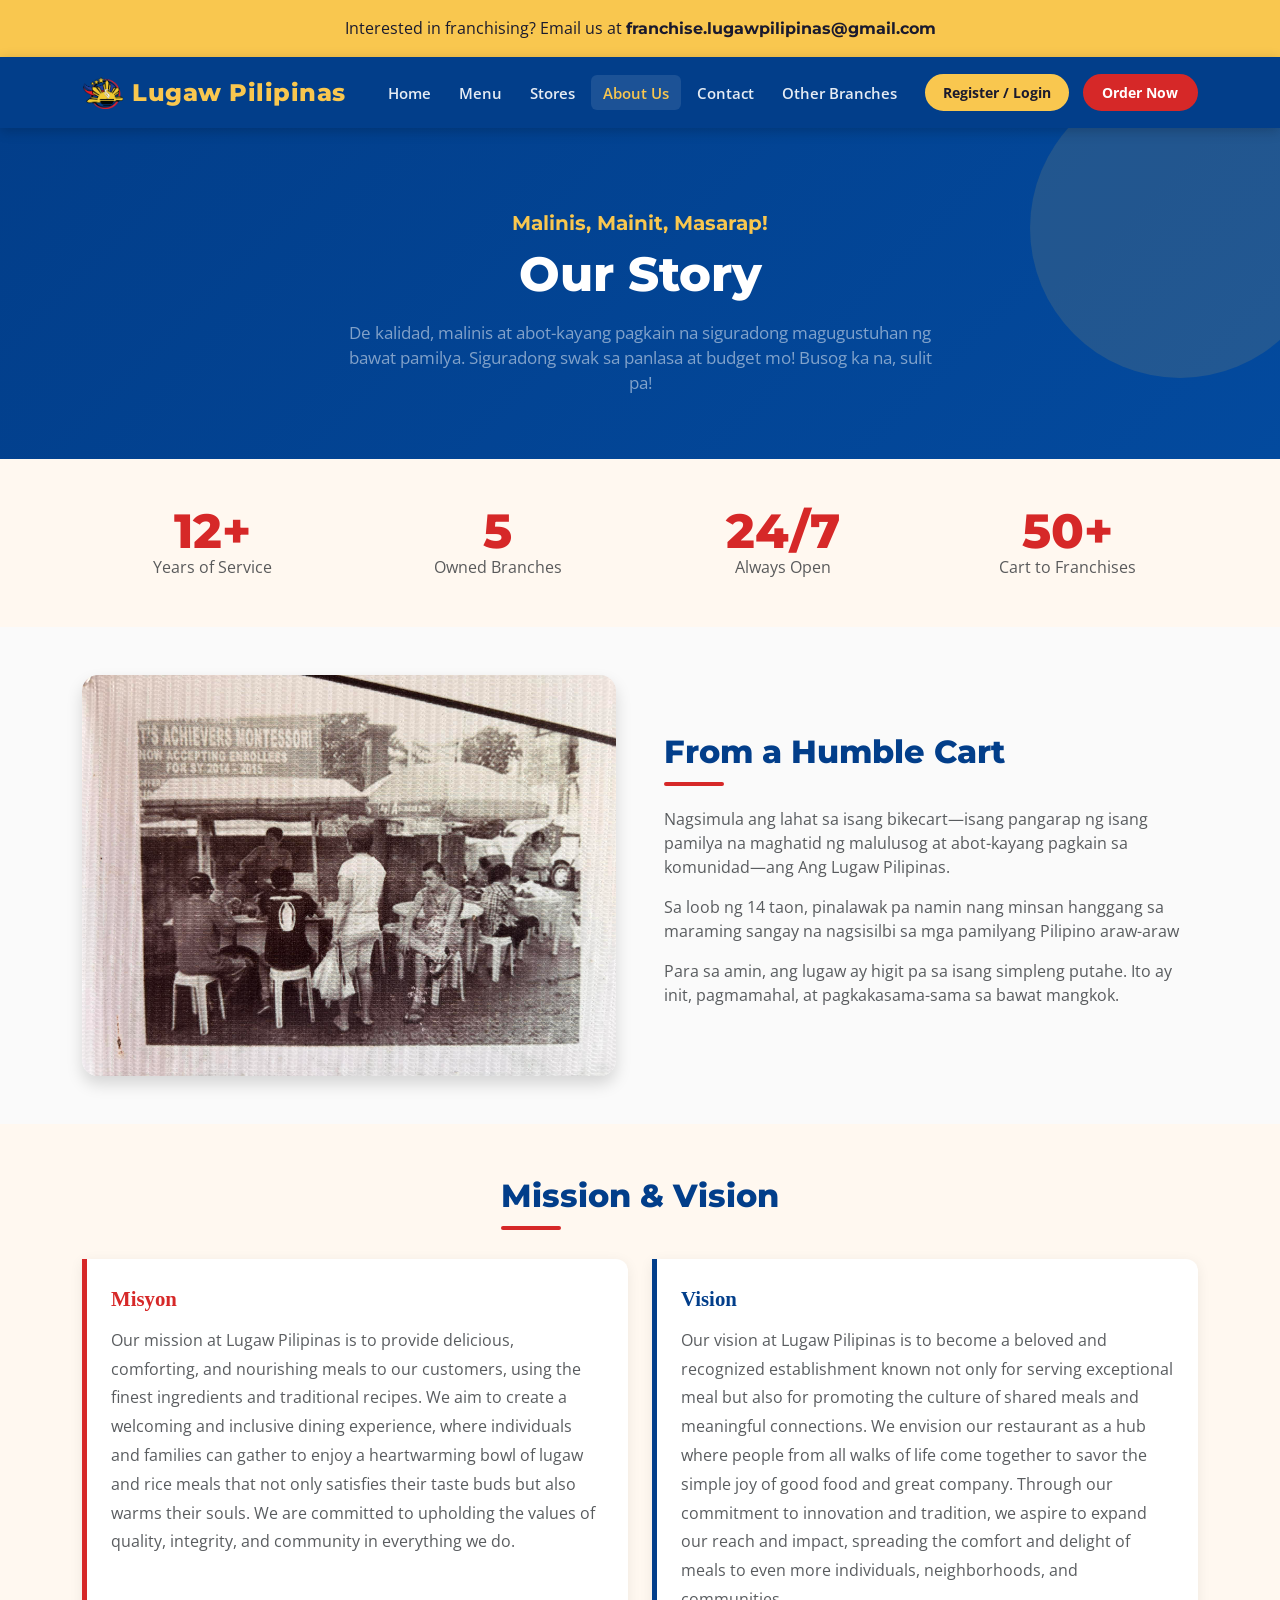
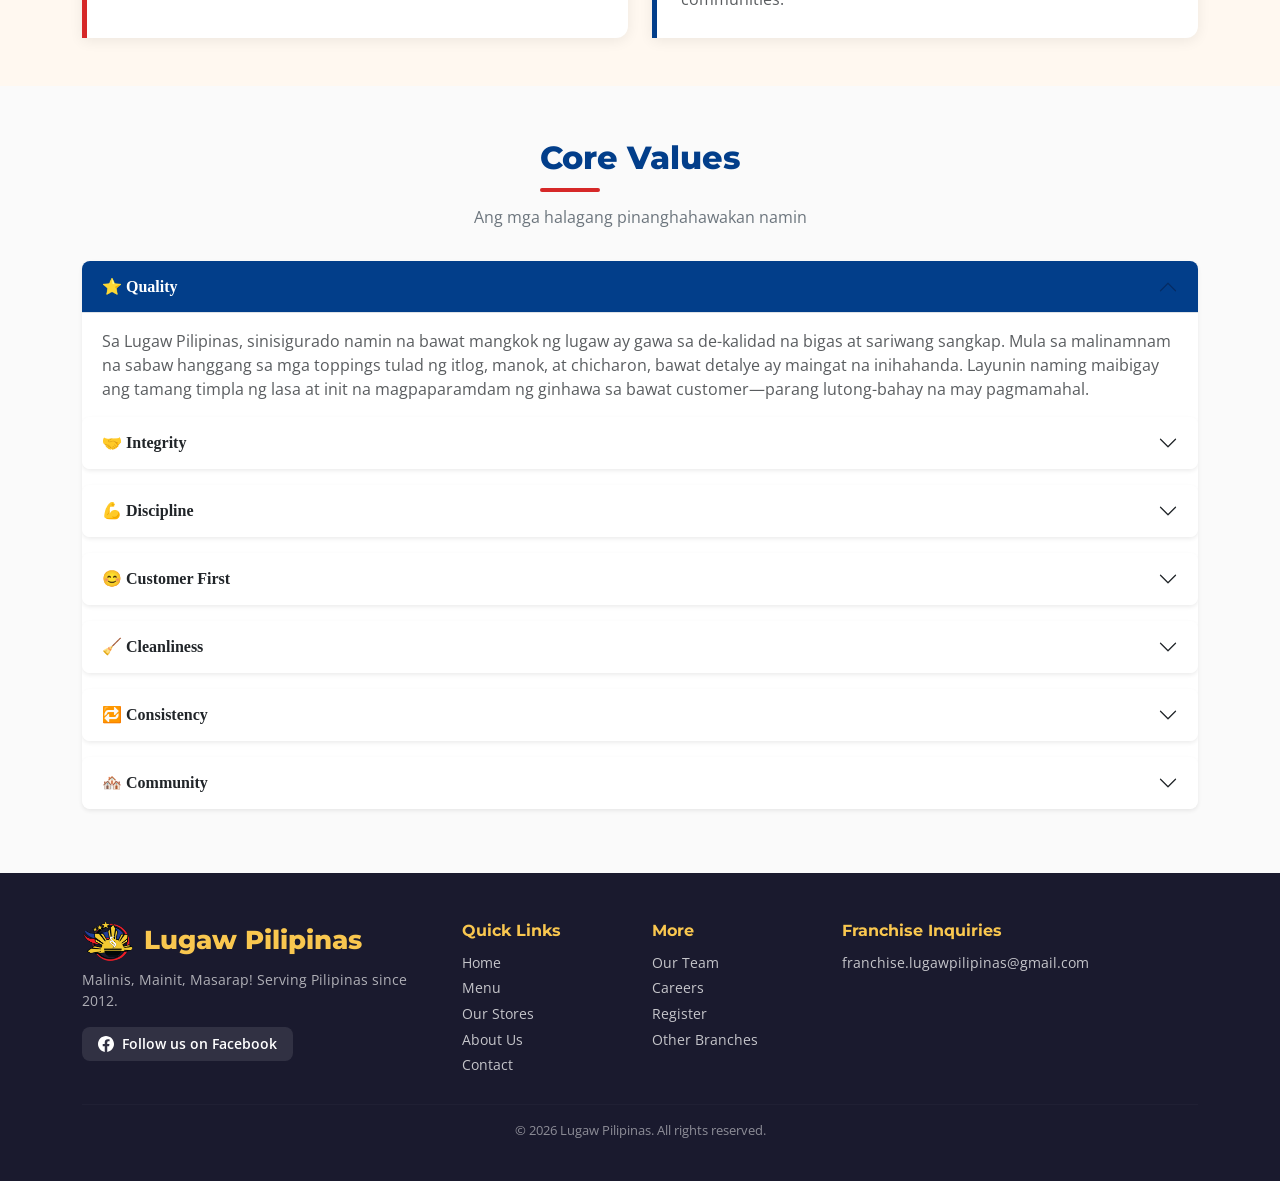
<file: about.html>
<!DOCTYPE html>
<head>
  <meta charset="UTF-8">
  <meta name="viewport" content="width=device-width, initial-scale=1.0">
  <title>About Lugaw Pilipinas</title>
  <link rel="icon" type="image/png" href="images/LP_logo.png">
  <link rel="stylesheet" href="https://cdn.jsdelivr.net/npm/bootstrap@5.3.3/dist/css/bootstrap.min.css">
  <link rel="stylesheet" href="style.css">
</head>
<body>

<div class="franchise-strip">
   Interested in franchising? Email us at 
  <a href="mailto:franchise.lugawpilipinas@gmail.com">franchise.lugawpilipinas@gmail.com</a>
</div>

<nav class="navbar navbar-expand-lg">
  <div class="container">
    <a class="navbar-brand" href="index.html">
      <img src="images/LP_logo.png" alt="Logo" onerror="this.style.display='none'">
      Lugaw Pilipinas
    </a>
    <button class="navbar-toggler" type="button" data-bs-toggle="collapse" data-bs-target="#navMenu">
      <span class="navbar-toggler-icon"></span>
    </button>
    <div class="collapse navbar-collapse" id="navMenu">
      <ul class="navbar-nav ms-auto align-items-lg-center gap-1 mb-2 mb-lg-0">
        <li class="nav-item"><a class="nav-link" href="index.html">Home</a></li>
        <li class="nav-item"><a class="nav-link" href="menu.html">Menu</a></li>
        <li class="nav-item"><a class="nav-link" href="branches.html">Stores</a></li>
        <li class="nav-item"><a class="nav-link active" href="about.html">About Us</a></li>
        <li class="nav-item"><a class="nav-link" href="contact.html">Contact</a></li>
        <li class="nav-item">
          <a class="nav-link" href="https://www.google.com/maps/d/u/0/viewer?mid=1OYzXHNmvgq7VIw6XNcVgfsCCvKDxKvw&femb=1&ll=14.51288970829258%2C122.17205900000002&z=8" target="_blank">Other Branches</a>
        </li>
      </ul>
      <div class="ms-lg-3 d-flex gap-2 mt-2 mt-lg-0">
        <a class="nav-link btn-register" href="register.html">Register / Login</a>
        <a class="nav-link btn-order" href="https://www.foodpanda.com.ph" target="_blank">Order Now </a>
      </div>
    </div>
  </div>
</nav>

<div class="about-hero">
  <div class="container text-center">
    <div class="tagline mb-2"> Malinis, Mainit, Masarap!</div>
    <h1>Our Story</h1>
    <p class="mt-3 text-white-50" style="max-width:600px;margin:0 auto;font-size:1.05rem">
      De kalidad, malinis at abot-kayang pagkain na siguradong magugustuhan ng bawat pamilya. Siguradong swak sa panlasa at budget mo! Busog ka na, sulit pa!
    </p>
  </div>
</div>

<section class="py-5 bg-offwhite">
  <div class="container">
    <div class="row g-4 text-center">
      <div class="col-6 col-md-3">
        <div class="milestone-num">12+</div>
        <div class="fw-700 text-muted">Years of Service</div>
      </div>
      <div class="col-6 col-md-3">
        <div class="milestone-num">5</div>
        <div class="fw-700 text-muted">Owned Branches</div>
      </div>
      <div class="col-6 col-md-3">
        <div class="milestone-num">24/7</div>
        <div class="fw-700 text-muted">Always Open</div>
      </div>
      <div class="col-6 col-md-3">
        <div class="milestone-num">50+</div>
        <div class="fw-700 text-muted">Cart to Franchises</div>
      </div>
    </div>
  </div>
</section>

<section class="py-5">
  <div class="container">
    <div class="row align-items-center g-5">
      <div class="col-md-6">
        <img src="images/cart.png" alt="Our Story" class="img-fluid rounded-4 shadow" onerror="this.outerHTML='<div style=background:linear-gradient(135deg,var(--blue),#034a9e);color:white;height:300px;border-radius:16px;display:flex;align-items:center;justify-content:center;font-family:Baloo 2,cursive;font-size:2rem>🍲 Cart Pic</div>'">
      </div>
      <div class="col-md-6">
        <span class="section-title">From a Humble Cart</span>
        <p class="mt-3 text-muted">
          Nagsimula ang lahat sa isang bikecart—isang pangarap ng isang pamilya na maghatid ng malulusog at abot-kayang pagkain sa komunidad—ang Ang Lugaw Pilipinas.
        </p>
        <p class="text-muted">
          Sa loob ng 14 taon, pinalawak pa namin nang minsan hanggang sa maraming sangay na nagsisilbi sa mga pamilyang Pilipino araw-araw
        </p>
        <p class="text-muted">
          Para sa amin, ang lugaw ay higit pa sa isang simpleng putahe. Ito ay init, pagmamahal, at pagkakasama-sama sa bawat mangkok.
        </p>
      </div>
    </div>
  </div>
</section>

<section class="py-5 bg-offwhite">
  <div class="container">
    <div class="text-center mb-4">
      <span class="section-title">Mission & Vision</span>
    </div>
    <div class="row g-4">
      <div class="col-md-6">
        <div class="mission-card h-100">
          <div style="color:var(--red);font-family:'Baloo 2',cursive;font-size:1.3rem;font-weight:800;margin-bottom:0.75rem">
             Misyon
          </div>
          <p class="text-muted mb-0" style="line-height:1.8">
            Our mission at Lugaw Pilipinas is to provide delicious, comforting, and nourishing meals to our customers, using the finest ingredients and traditional recipes. We aim to create a welcoming and inclusive dining experience, where individuals and families can gather to enjoy a heartwarming bowl of lugaw and rice meals that not only satisfies their taste buds but also warms their souls. We are committed to upholding the values of quality, integrity, and community in everything we do.
          </p>
        </div>
      </div>
      <div class="col-md-6">
        <div class="vision-card h-100">
          <div style="color:var(--blue);font-family:'Baloo 2',cursive;font-size:1.3rem;font-weight:800;margin-bottom:0.75rem">
             Vision
          </div>
          <p class="text-muted mb-0" style="line-height:1.8">
            Our vision at Lugaw Pilipinas is to become a beloved and recognized establishment known not only for serving exceptional meal but also for promoting the culture of shared meals and meaningful connections. We envision our restaurant as a hub where people from all walks of life come together to savor the simple joy of good food and great company. Through our commitment to innovation and tradition, we aspire to expand our reach and impact, spreading the comfort and delight of meals to even more individuals, neighborhoods, and communities.
          </p>
        </div>
      </div>
    </div>
  </div>
</section>

<section class="py-5">
  <div class="container">
    <div class="text-center mb-4">
      <span class="section-title">Core Values</span>
      <p class="section-sub mt-2">Ang mga halagang pinanghahawakan namin</p>
    </div>
    <div class="accordion" id="valuesAccordion">

      <div class="accordion-item border-0 mb-3 rounded-3 overflow-hidden shadow-sm">
        <h2 class="accordion-header">
          <button class="accordion-button fw-bold" style="font-family:'Baloo 2',cursive;background:var(--blue);color:#fff" type="button" data-bs-toggle="collapse" data-bs-target="#val1">
            ⭐ Quality
          </button>
        </h2>
        <div id="val1" class="accordion-collapse collapse show" data-bs-parent="#valuesAccordion">
          <div class="accordion-body text-muted">
           Sa Lugaw Pilipinas, sinisigurado namin na bawat mangkok ng lugaw ay gawa sa de-kalidad na bigas at sariwang sangkap. Mula sa malinamnam na sabaw hanggang sa mga toppings tulad ng itlog, manok, at chicharon, bawat detalye ay maingat na inihahanda. Layunin naming maibigay ang tamang timpla ng lasa at init na magpaparamdam ng ginhawa sa bawat customer—parang lutong-bahay na may pagmamahal.
        </div>
      </div>

      <div class="accordion-item border-0 mb-3 rounded-3 overflow-hidden shadow-sm">
        <h2 class="accordion-header">
          <button class="accordion-button collapsed fw-bold" style="font-family:'Baloo 2',cursive" type="button" data-bs-toggle="collapse" data-bs-target="#val2">
            🤝 Integrity
          </button>
        </h2>
        <div id="val2" class="accordion-collapse collapse" data-bs-parent="#valuesAccordion">
          <div class="accordion-body text-muted">
            Pinahahalagahan namin ang katapatan sa lahat ng aspeto ng aming serbisyo. Tapat kami sa presyo, sa dami ng serving, at sa kalidad ng pagkain na aming inihahain. Walang halong daya o shortcuts—ang bawat lugaw ay niluluto nang maayos at may malasakit. Ang tiwala ng aming mga customer ang isa sa pinakamahalagang pundasyon ng aming negosyo.
          </div>
        </div>
      </div>

      <div class="accordion-item border-0 mb-3 rounded-3 overflow-hidden shadow-sm">
        <h2 class="accordion-header">
          <button class="accordion-button collapsed fw-bold" style="font-family:'Baloo 2',cursive" type="button" data-bs-toggle="collapse" data-bs-target="#val3">
            💪 Discipline
          </button>
        </h2>
        <div id="val3" class="accordion-collapse collapse" data-bs-parent="#valuesAccordion">
          <div class="accordion-body text-muted">
            Ang maayos at pare-parehong pagluluto ay bunga ng disiplina. Ang aming team ay sumusunod sa tamang proseso sa paghahanda ng pagkain upang masigurong pareho ang lasa at kalidad ng bawat serving. Sa araw-araw na operasyon, pinapairal namin ang pagiging maingat, masipag, at responsable upang mapanatili ang mataas na pamantayan ng Lugaw Pilipinas.
          </div>
        </div>
      </div>

      <div class="accordion-item border-0 mb-3 rounded-3 overflow-hidden shadow-sm">
        <h2 class="accordion-header">
          <button class="accordion-button collapsed fw-bold" style="font-family:'Baloo 2',cursive" type="button" data-bs-toggle="collapse" data-bs-target="#val4">
            😊 Customer First
          </button>
        </h2>
        <div id="val4" class="accordion-collapse collapse" data-bs-parent="#valuesAccordion">
          <div class="accordion-body text-muted">
            Sa Lugaw Pilipinas, inuuna namin ang kasiyahan at kaginhawaan ng aming mga customer. Mula sa magiliw na pagtanggap hanggang sa mabilis at maayos na serbisyo, sinisigurado naming magiging maganda ang inyong karanasan. Para sa amin, ang bawat customer ay parang pamilya—nais naming maramdaman ninyo ang init ng serbisyo sa bawat pagbisita.
          </div>
        </div>
      </div>

      <div class="accordion-item border-0 mb-3 rounded-3 overflow-hidden shadow-sm">
        <h2 class="accordion-header">
          <button class="accordion-button collapsed fw-bold" style="font-family:'Baloo 2',cursive" type="button" data-bs-toggle="collapse" data-bs-target="#val5">
            🧹 Cleanliness
          </button>
        </h2>
        <div id="val5" class="accordion-collapse collapse" data-bs-parent="#valuesAccordion">
          <div class="accordion-body text-muted">
            Ang kalinisan ay hindi namin isinasantabi. Mula sa kusina hanggang sa dining area, pinapanatili naming malinis at maayos ang buong lugar. Sinusunod namin ang tamang food safety standards upang matiyak na ligtas at malinis ang bawat pagkaing aming inihahain. Dahil naniniwala kami na ang masarap na pagkain ay dapat laging malinis at ligtas kainin.
          </div>
        </div>
      </div>

      <div class="accordion-item border-0 mb-3 rounded-3 overflow-hidden shadow-sm">
        <h2 class="accordion-header">
          <button class="accordion-button collapsed fw-bold" style="font-family:'Baloo 2',cursive" type="button" data-bs-toggle="collapse" data-bs-target="#val6">
            🔁 Consistency
          </button>
        </h2>
        <div id="val6" class="accordion-collapse collapse" data-bs-parent="#valuesAccordion">
          <div class="accordion-body text-muted">
            Anuman ang oras o araw, maaasahan ninyo ang parehong sarap ng Lugaw Pilipinas. Pinapanatili naming standard ang aming recipe at proseso upang bawat mangkok ay may parehong kalidad at lasa. Ito ang nagbibigay ng tiwala sa aming mga suki—ang siguradong sarap na babalik-balikan.
          </div>
        </div>
      </div>

      <div class="accordion-item border-0 rounded-3 overflow-hidden shadow-sm">
        <h2 class="accordion-header">
          <button class="accordion-button collapsed fw-bold" style="font-family:'Baloo 2',cursive" type="button" data-bs-toggle="collapse" data-bs-target="#val7">
            🏘️ Community
          </button>
        </h2>
        <div id="val7" class="accordion-collapse collapse" data-bs-parent="#valuesAccordion">
          <div class="accordion-body text-muted">
            Ang Lugaw Pilipinas ay bahagi ng komunidad. Layunin naming maging lugar kung saan nagtitipon ang mga tao upang magsalo-salo at magkwentuhan habang kumakain ng mainit na lugaw. Suporta rin kami sa lokal na panlasa at kultura, at nais naming magbigay ng abot-kayang pagkain na kayang tangkilikin ng lahat.
          </div>
        </div>
      </div>

    </div>
  </div>
</section>

<footer>
  <div class="container">
    <div class="row gy-4">
      <div class="col-md-4">
        <div class="footer-brand mb-2">
          <img src="images/LP_logo.png" alt="Logo" onerror="this.style.display='none'">
          Lugaw Pilipinas
        </div>
        <p style="font-size:0.88rem;color:rgba(255,255,255,0.65)">Malinis, Mainit, Masarap! Serving Pilipinas since 2012.</p>
        <div class="mt-3">
          <a href="https://www.facebook.com/LugawPilipinas" target="_blank" class="social-icon">
            <svg width="16" height="16" fill="currentColor" viewBox="0 0 24 24"><path d="M24 12.073c0-6.627-5.373-12-12-12s-12 5.373-12 12c0 5.99 4.388 10.954 10.125 11.854v-8.385H7.078v-3.47h3.047V9.43c0-3.007 1.792-4.669 4.533-4.669 1.312 0 2.686.235 2.686.235v2.953H15.83c-1.491 0-1.956.925-1.956 1.874v2.25h3.328l-.532 3.47h-2.796v8.385C19.612 23.027 24 18.062 24 12.073z"/></svg>
            Follow us on Facebook
          </a>
        </div>
      </div>
      <div class="col-6 col-md-2">
        <h6>Quick Links</h6>
        <a href="index.html">Home</a>
        <a href="menu.html">Menu</a>
        <a href="branches.html">Our Stores</a>
        <a href="about.html">About Us</a>
        <a href="contact.html">Contact</a>
      </div>
      <div class="col-6 col-md-2">
        <h6>More</h6>
        <a href="personnel.html">Our Team</a>
        <a href="careers.html">Careers</a>
        <a href="register.html">Register</a>
        <a href="https://www.google.com/maps/d/u/0/viewer?mid=1OYzXHNmvgq7VIw6XNcVgfsCCvKDxKvw&femb=1&ll=14.51288970829258%2C122.17205900000002&z=8" target="_blank">Other Branches</a>
      </div>
      <div class="col-md-4">
        <h6>Franchise Inquiries</h6>
        <a href="mailto:franchise.lugawpilipinas@gmail.com">franchise.lugawpilipinas@gmail.com</a>
      </div>
    </div>
    <hr class="footer-divider">
    <p class="footer-copy">© 2026 Lugaw Pilipinas. All rights reserved.</p>
  </div>
</footer>

<script src="https://cdn.jsdelivr.net/npm/bootstrap@5.3.3/dist/js/bootstrap.bundle.min.js"></script>
</body>
</html>
</file>
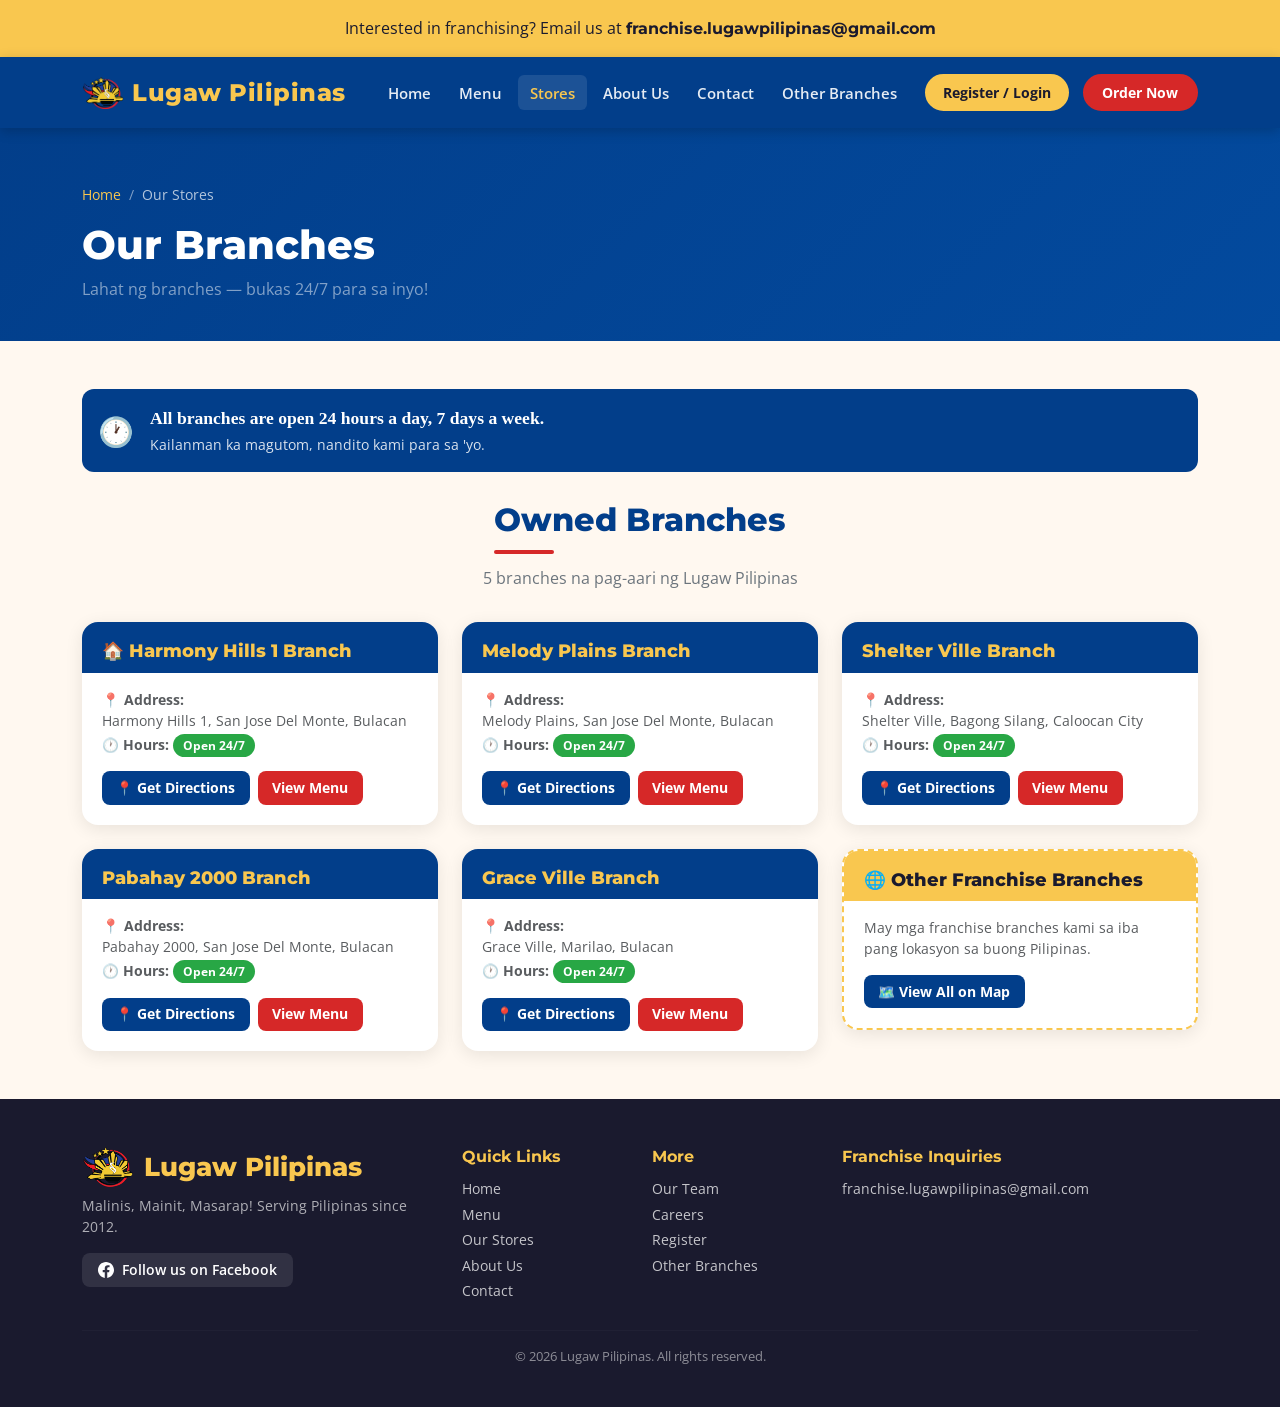
<file: branches.html>
<!DOCTYPE html>
<head>
  <meta charset="UTF-8">
  <meta name="viewport" content="width=device-width, initial-scale=1.0">
  <title>Lugaw Pilipinas - Stores</title>
  <link rel="icon" type="image/png" href="images/LP_logo.png">
  <link rel="stylesheet" href="https://cdn.jsdelivr.net/npm/bootstrap@5.3.3/dist/css/bootstrap.min.css">
  <link rel="stylesheet" href="style.css">
</head>
<body>

<div class="franchise-strip">
   Interested in franchising? Email us at 
  <a href="mailto:franchise.lugawpilipinas@gmail.com">franchise.lugawpilipinas@gmail.com</a>
</div>

<nav class="navbar navbar-expand-lg">
  <div class="container">
    <a class="navbar-brand" href="index.html">
      <img src="images/LP_logo.png" alt="Logo" onerror="this.style.display='none'">
      Lugaw Pilipinas
    </a>
    <button class="navbar-toggler" type="button" data-bs-toggle="collapse" data-bs-target="#navMenu">
      <span class="navbar-toggler-icon"></span>
    </button>
    <div class="collapse navbar-collapse" id="navMenu">
      <ul class="navbar-nav ms-auto align-items-lg-center gap-1 mb-2 mb-lg-0">
        <li class="nav-item"><a class="nav-link" href="index.html">Home</a></li>
        <li class="nav-item"><a class="nav-link" href="menu.html">Menu</a></li>
        <li class="nav-item"><a class="nav-link active" href="branches.html">Stores</a></li>
        <li class="nav-item"><a class="nav-link" href="about.html">About Us</a></li>
        <li class="nav-item"><a class="nav-link" href="contact.html">Contact</a></li>
        <li class="nav-item">
          <a class="nav-link" href="https://www.google.com/maps/d/u/0/viewer?mid=1OYzXHNmvgq7VIw6XNcVgfsCCvKDxKvw&femb=1&ll=14.51288970829258%2C122.17205900000002&z=8" target="_blank">Other Branches</a>
        </li>
      </ul>
      <div class="ms-lg-3 d-flex gap-2 mt-2 mt-lg-0">
        <a class="nav-link btn-register" href="register.html">Register / Login</a>
        <a class="nav-link btn-order" href="https://www.foodpanda.com.ph" target="_blank">Order Now </a>
      </div>
    </div>
  </div>
</nav>

<div class="page-hero">
  <div class="container">
    <nav aria-label="breadcrumb">
      <ol class="breadcrumb">
        <li class="breadcrumb-item"><a href="index.html">Home</a></li>
        <li class="breadcrumb-item active">Our Stores</li>
      </ol>
    </nav>
    <h1>Our Branches</h1>
    <p class="text-white-50 mb-0">Lahat ng branches — bukas 24/7 para sa inyo!</p>
  </div>
</div>

<section class="py-5 bg-offwhite">
  <div class="container">

    <div class="alert mb-4" style="background:var(--blue);color:#fff;border-radius:12px;border:none">
      <div class="d-flex align-items-center gap-3 flex-wrap">
        <span style="font-size:1.8rem">🕐</span>
        <div>
          <strong style="font-family:'Baloo 2',cursive;font-size:1.1rem">All branches are open 24 hours a day, 7 days a week.</strong>
          <br><span style="font-size:0.88rem;opacity:0.85">Kailanman ka magutom, nandito kami para sa 'yo.</span>
        </div>
      </div>
    </div>

    <div class="text-center mb-4">
      <span class="section-title">Owned Branches</span>
      <p class="section-sub mt-2">5 branches na pag-aari ng Lugaw Pilipinas</p>
    </div>

    <div class="row g-4">

      <div class="col-md-6 col-lg-4">
        <div class="branch-card">
          <div class="branch-header">
            🏠 Harmony Hills 1 Branch
          </div>
          <div class="branch-body">
            <p class="text-muted mb-1" style="font-size:0.88rem">
              <strong>📍 Address:</strong><br>
              Harmony Hills 1, San Jose Del Monte, Bulacan
            </p>
            <p class="text-muted mb-2" style="font-size:0.85rem">
              <strong>🕐 Hours:</strong> <span class="badge-open">Open 24/7</span>
            </p>
            <div class="d-flex gap-2 flex-wrap mt-3">
              <a href="https://maps.app.goo.gl/SUUTCPymda2ascsm8" target="_blank" class="btn-dir">
                📍 Get Directions
              </a>
              <a href="menu.html" class="btn-menu"> View Menu</a>
            </div>
          </div>
        </div>
      </div>

      <div class="col-md-6 col-lg-4">
        <div class="branch-card">
          <div class="branch-header">
             Melody Plains Branch
          </div>
          <div class="branch-body">
            <p class="text-muted mb-1" style="font-size:0.88rem">
              <strong>📍 Address:</strong><br>
              Melody Plains, San Jose Del Monte, Bulacan
            </p>
            <p class="text-muted mb-2" style="font-size:0.85rem">
              <strong>🕐 Hours:</strong> <span class="badge-open">Open 24/7</span>
            </p>
            <div class="d-flex gap-2 flex-wrap mt-3">
              <a href="https://maps.app.goo.gl/r1qAtG7YN6z1wmuTA" target="_blank" class="btn-dir">
                📍 Get Directions
              </a>
              <a href="menu.html" class="btn-menu"> View Menu</a>
            </div>
          </div>
        </div>
      </div>

      <div class="col-md-6 col-lg-4">
        <div class="branch-card">
          <div class="branch-header">
             Shelter Ville Branch
          </div>
          <div class="branch-body">
            <p class="text-muted mb-1" style="font-size:0.88rem">
              <strong>📍 Address:</strong><br>
              Shelter Ville, Bagong Silang, Caloocan City
            </p>
            <p class="text-muted mb-2" style="font-size:0.85rem">
              <strong>🕐 Hours:</strong> <span class="badge-open">Open 24/7</span>
            </p>
            <div class="d-flex gap-2 flex-wrap mt-3">
              <a href="https://maps.app.goo.gl/7Mwub7oc1UkYrLEAA" target="_blank" class="btn-dir">
                📍 Get Directions
              </a>
              <a href="menu.html" class="btn-menu"> View Menu</a>
            </div>
          </div>
        </div>
      </div>

      <div class="col-md-6 col-lg-4">
        <div class="branch-card">
          <div class="branch-header">
             Pabahay 2000 Branch
          </div>
          <div class="branch-body">
            <p class="text-muted mb-1" style="font-size:0.88rem">
              <strong>📍 Address:</strong><br>
              Pabahay 2000, San Jose Del Monte, Bulacan
            </p>
            <p class="text-muted mb-2" style="font-size:0.85rem">
              <strong>🕐 Hours:</strong> <span class="badge-open">Open 24/7</span>
            </p>
            <div class="d-flex gap-2 flex-wrap mt-3">
              <a href="https://maps.app.goo.gl/BktLK5ZQLM1Y6G8U9" target="_blank" class="btn-dir">
                📍 Get Directions
              </a>
              <a href="menu.html" class="btn-menu"> View Menu</a>
            </div>
          </div>
        </div>
      </div>

      <div class="col-md-6 col-lg-4">
        <div class="branch-card">
          <div class="branch-header">
             Grace Ville Branch
          </div>
          <div class="branch-body">
            <p class="text-muted mb-1" style="font-size:0.88rem">
              <strong>📍 Address:</strong><br>
              Grace Ville, Marilao, Bulacan
            </p>
            <p class="text-muted mb-2" style="font-size:0.85rem">
              <strong>🕐 Hours:</strong> <span class="badge-open">Open 24/7</span>
            </p>
            <div class="d-flex gap-2 flex-wrap mt-3">
              <a href="https://maps.app.goo.gl/yEqDBuuDbTxWHLDK8" target="_blank" class="btn-dir">
                📍 Get Directions
              </a>
              <a href="menu.html" class="btn-menu"> View Menu</a>
            </div>
          </div>
        </div>
      </div>

      <div class="col-md-6 col-lg-4">
        <div class="branch-card" style="border: 2px dashed var(--yellow)">
          <div class="branch-header" style="background:var(--yellow);color:var(--dark)">
            🌐 Other Franchise Branches
          </div>
          <div class="branch-body">
            <p class="text-muted mb-2" style="font-size:0.88rem">
              May mga franchise branches kami sa iba pang lokasyon sa buong Pilipinas.
            </p>
            <div class="d-flex gap-2 flex-wrap mt-3">
              <a href="https://www.google.com/maps/d/u/0/viewer?mid=1OYzXHNmvgq7VIw6XNcVgfsCCvKDxKvw&femb=1&ll=14.51288970829258%2C122.17205900000002&z=8" target="_blank" class="btn-dir">
                🗺️ View All on Map
              </a>
            </div>
          </div>
        </div>
      </div>

    </div>
  </div>
</section>

<footer>
  <div class="container">
    <div class="row gy-4">
      <div class="col-md-4">
        <div class="footer-brand mb-2">
          <img src="images/LP_logo.png" alt="Logo" onerror="this.style.display='none'">
          Lugaw Pilipinas
        </div>
        <p style="font-size:0.88rem;color:rgba(255,255,255,0.65)">Malinis, Mainit, Masarap! Serving Pilipinas since 2012.</p>
        <div class="mt-3">
          <a href="https://www.facebook.com/LugawPilipinas" target="_blank" class="social-icon">
            <svg width="16" height="16" fill="currentColor" viewBox="0 0 24 24"><path d="M24 12.073c0-6.627-5.373-12-12-12s-12 5.373-12 12c0 5.99 4.388 10.954 10.125 11.854v-8.385H7.078v-3.47h3.047V9.43c0-3.007 1.792-4.669 4.533-4.669 1.312 0 2.686.235 2.686.235v2.953H15.83c-1.491 0-1.956.925-1.956 1.874v2.25h3.328l-.532 3.47h-2.796v8.385C19.612 23.027 24 18.062 24 12.073z"/></svg>
            Follow us on Facebook
          </a>
        </div>
      </div>
      <div class="col-6 col-md-2">
        <h6>Quick Links</h6>
        <a href="index.html">Home</a>
        <a href="menu.html">Menu</a>
        <a href="branches.html">Our Stores</a>
        <a href="about.html">About Us</a>
        <a href="contact.html">Contact</a>
      </div>
      <div class="col-6 col-md-2">
        <h6>More</h6>
        <a href="personnel.html">Our Team</a>
        <a href="careers.html">Careers</a>
        <a href="register.html">Register</a>
        <a href="https://www.google.com/maps/d/u/0/viewer?mid=1OYzXHNmvgq7VIw6XNcVgfsCCvKDxKvw&femb=1&ll=14.51288970829258%2C122.17205900000002&z=8" target="_blank">Other Branches</a>
      </div>
      <div class="col-md-4">
        <h6>Franchise Inquiries</h6>
        <a href="mailto:franchise.lugawpilipinas@gmail.com">franchise.lugawpilipinas@gmail.com</a>
      </div>
    </div>
    <hr class="footer-divider">
    <p class="footer-copy">© 2026 Lugaw Pilipinas. All rights reserved.</p>
  </div>
</footer>

<script src="https://cdn.jsdelivr.net/npm/bootstrap@5.3.3/dist/js/bootstrap.bundle.min.js"></script>
</body>
</html>
</file>
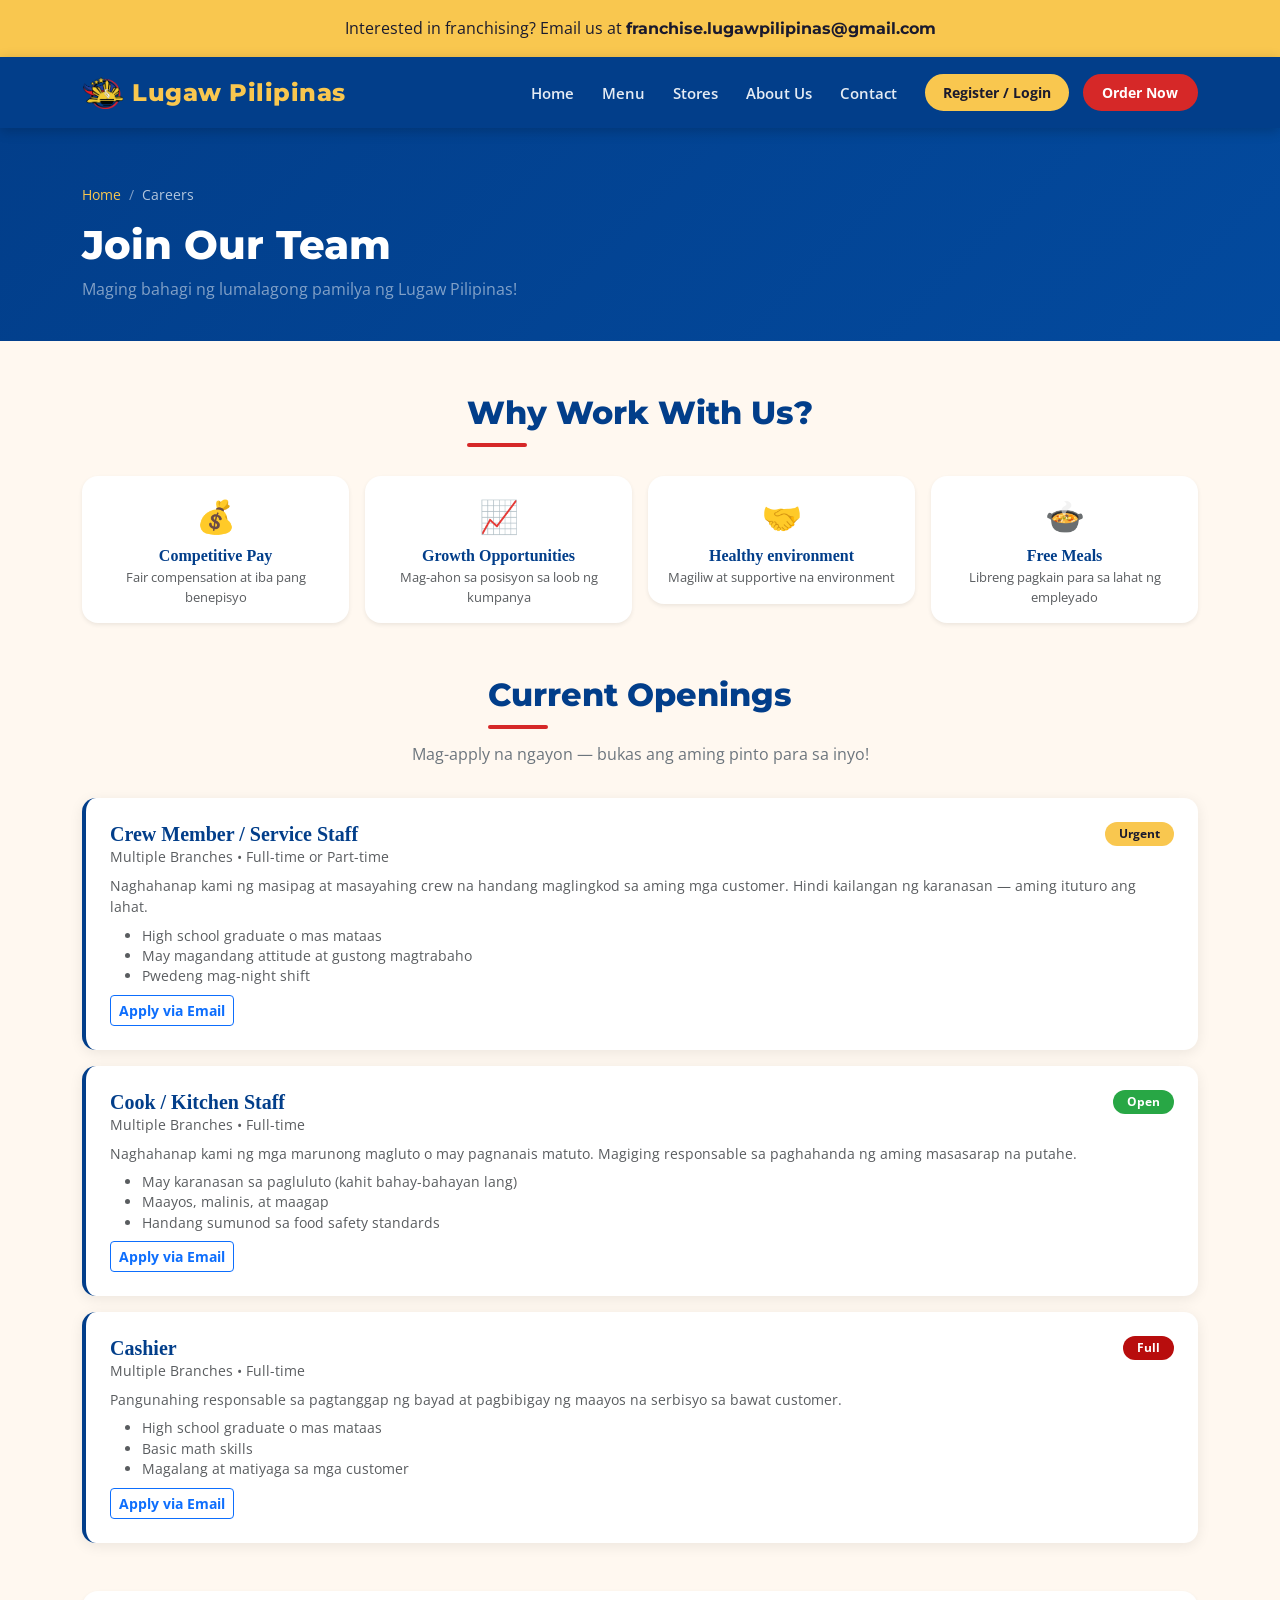
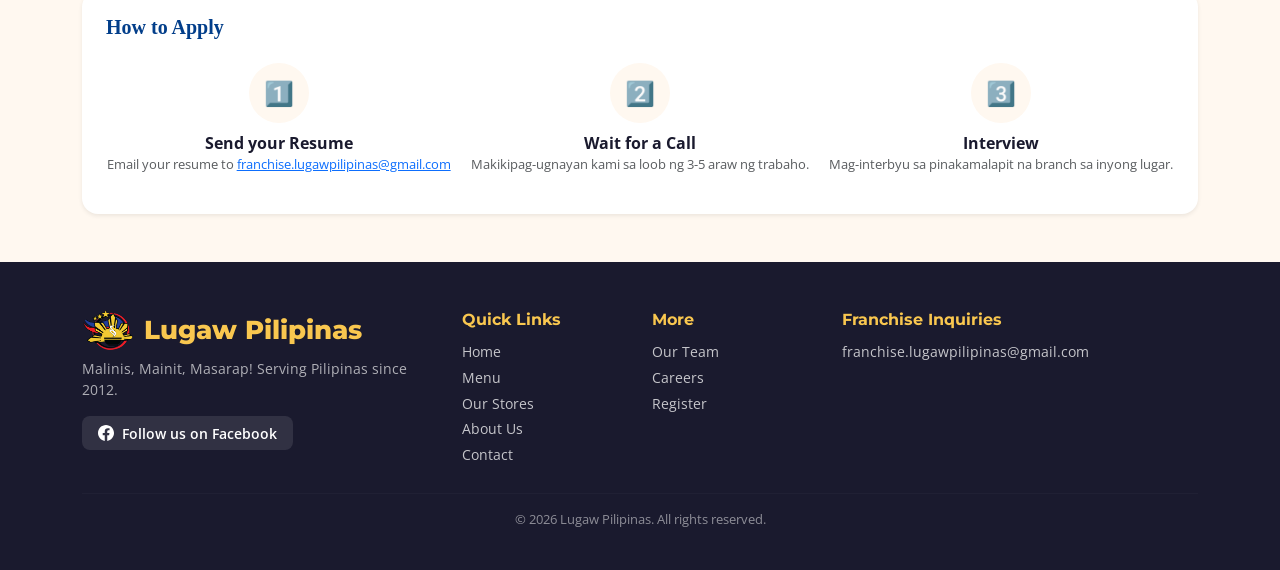
<file: careers.html>
<!DOCTYPE html>
<head>
  <meta charset="UTF-8">
  <meta name="viewport" content="width=device-width, initial-scale=1.0">
  <title>Lugaw Pilipinas - Careers</title>
  <link rel="icon" type="image/png" href="images/LP_logo.png">
  <link rel="stylesheet" href="https://cdn.jsdelivr.net/npm/bootstrap@5.3.3/dist/css/bootstrap.min.css">
  <link rel="stylesheet" href="style.css">
</head>
<body>

<div class="franchise-strip">
   Interested in franchising? Email us at 
  <a href="mailto:franchise.lugawpilipinas@gmail.com">franchise.lugawpilipinas@gmail.com</a>
</div>

<nav class="navbar navbar-expand-lg">
  <div class="container">
    <a class="navbar-brand" href="index.html">
      <img src="images/LP_logo.png" alt="Logo" onerror="this.style.display='none'">
      Lugaw Pilipinas
    </a>
    <button class="navbar-toggler" type="button" data-bs-toggle="collapse" data-bs-target="#navMenu">
      <span class="navbar-toggler-icon"></span>
    </button>
    <div class="collapse navbar-collapse" id="navMenu">
      <ul class="navbar-nav ms-auto align-items-lg-center gap-1 mb-2 mb-lg-0">
        <li class="nav-item"><a class="nav-link" href="index.html">Home</a></li>
        <li class="nav-item"><a class="nav-link" href="menu.html">Menu</a></li>
        <li class="nav-item"><a class="nav-link" href="branches.html">Stores</a></li>
        <li class="nav-item"><a class="nav-link" href="about.html">About Us</a></li>
        <li class="nav-item"><a class="nav-link" href="contact.html">Contact</a></li>
      </ul>
      <div class="ms-lg-3 d-flex gap-2 mt-2 mt-lg-0">
        <a class="nav-link btn-register" href="register.html">Register / Login</a>
        <a class="nav-link btn-order" href="https://www.foodpanda.com.ph" target="_blank">Order Now </a>
      </div>
    </div>
  </div>
</nav>

<div class="page-hero">
  <div class="container">
    <nav aria-label="breadcrumb">
      <ol class="breadcrumb">
        <li class="breadcrumb-item"><a href="index.html">Home</a></li>
        <li class="breadcrumb-item active">Careers</li>
      </ol>
    </nav>
    <h1>Join Our Team</h1>
    <p class="text-white-50 mb-0">Maging bahagi ng lumalagong pamilya ng Lugaw Pilipinas!</p>
  </div>
</div>

<section class="py-5 bg-offwhite">
  <div class="container">

    <div class="text-center mb-4">
      <span class="section-title">Why Work With Us?</span>
    </div>
    <div class="row g-3 mb-5">
      <div class="col-md-3 col-6">
        <div class="text-center p-3 bg-white rounded-4 shadow-sm">
          <div style="font-size:2rem">💰</div>
          <div style="font-family:'Baloo 2',cursive;font-weight:700;color:var(--blue);margin-top:4px">Competitive Pay</div>
          <p class="text-muted" style="font-size:0.82rem;margin:0">Fair compensation at iba pang benepisyo</p>
        </div>
      </div>
      <div class="col-md-3 col-6">
        <div class="text-center p-3 bg-white rounded-4 shadow-sm">
          <div style="font-size:2rem">📈</div>
          <div style="font-family:'Baloo 2',cursive;font-weight:700;color:var(--blue);margin-top:4px">Growth Opportunities</div>
          <p class="text-muted" style="font-size:0.82rem;margin:0">Mag-ahon sa posisyon sa loob ng kumpanya</p>
        </div>
      </div>
      <div class="col-md-3 col-6">
        <div class="text-center p-3 bg-white rounded-4 shadow-sm">
          <div style="font-size:2rem">🤝</div>
          <div style="font-family:'Baloo 2',cursive;font-weight:700;color:var(--blue);margin-top:4px">Healthy environment</div>
          <p class="text-muted" style="font-size:0.82rem;margin:0">Magiliw at supportive na environment</p>
        </div>
      </div>
      <div class="col-md-3 col-6">
        <div class="text-center p-3 bg-white rounded-4 shadow-sm">
          <div style="font-size:2rem">🍲</div>
          <div style="font-family:'Baloo 2',cursive;font-weight:700;color:var(--blue);margin-top:4px">Free Meals</div>
          <p class="text-muted" style="font-size:0.82rem;margin:0">Libreng pagkain para sa lahat ng empleyado</p>
        </div>
      </div>
    </div>

    <div class="text-center mb-4">
      <span class="section-title">Current Openings</span>
      <p class="section-sub mt-2">Mag-apply na ngayon — bukas ang aming pinto para sa inyo!</p>
    </div>

    <div class="d-flex flex-column gap-3 mb-5">

      <div class="job-card">
        <div class="d-flex justify-content-between align-items-start flex-wrap gap-2">
          <div>
            <h5 style="font-family:'Baloo 2',cursive;font-weight:800;color:var(--blue);margin:0">Crew Member / Service Staff</h5>
            <div class="text-muted" style="font-size:0.88rem">Multiple Branches • Full-time or Part-time</div>
          </div>
          <span class="badge" style="background:var(--yellow);color:var(--dark);padding:6px 14px;border-radius:20px;font-weight:700">Urgent</span>
        </div>
        <p class="text-muted mt-2 mb-2" style="font-size:0.88rem">Naghahanap kami ng masipag at masayahing crew na handang maglingkod sa aming mga customer. Hindi kailangan ng karanasan — aming ituturo ang lahat.</p>
        <ul class="text-muted mb-2" style="font-size:0.85rem">
          <li>High school graduate o mas mataas</li>
          <li>May magandang attitude at gustong magtrabaho</li>
          <li>Pwedeng mag-night shift</li>
        </ul>
        <a href="mailto:franchise.lugawpilipinas@gmail.com?subject=Application: Crew Member" class="btn btn-sm btn-outline-primary fw-bold">Apply via Email</a>
      </div>

      <div class="job-card">
        <div class="d-flex justify-content-between align-items-start flex-wrap gap-2">
          <div>
            <h5 style="font-family:'Baloo 2',cursive;font-weight:800;color:var(--blue);margin:0">Cook / Kitchen Staff</h5>
            <div class="text-muted" style="font-size:0.88rem">Multiple Branches • Full-time</div>
          </div>
          <span class="badge" style="background:#28a745;color:#fff;padding:6px 14px;border-radius:20px;font-weight:700">Open</span>
        </div>
        <p class="text-muted mt-2 mb-2" style="font-size:0.88rem">Naghahanap kami ng mga marunong magluto o may pagnanais matuto. Magiging responsable sa paghahanda ng aming masasarap na putahe.</p>
        <ul class="text-muted mb-2" style="font-size:0.85rem">
          <li>May karanasan sa pagluluto (kahit bahay-bahayan lang)</li>
          <li>Maayos, malinis, at maagap</li>
          <li>Handang sumunod sa food safety standards</li>
        </ul>
        <a href="mailto:franchise.lugawpilipinas@gmail.com?subject=Application: Cook / Kitchen Staff" class="btn btn-sm btn-outline-primary fw-bold">Apply via Email</a>
      </div>

      <div class="job-card">
        <div class="d-flex justify-content-between align-items-start flex-wrap gap-2">
          <div>
            <h5 style="font-family:'Baloo 2',cursive;font-weight:800;color:var(--blue);margin:0">Cashier</h5>
            <div class="text-muted" style="font-size:0.88rem">Multiple Branches • Full-time</div>
          </div>
          <span class="badge" style="background:#b80d0d;color:#fff;padding:6px 14px;border-radius:20px;font-weight:700">Full</span>
        </div>
        <p class="text-muted mt-2 mb-2" style="font-size:0.88rem">Pangunahing responsable sa pagtanggap ng bayad at pagbibigay ng maayos na serbisyo sa bawat customer.</p>
        <ul class="text-muted mb-2" style="font-size:0.85rem">
          <li>High school graduate o mas mataas</li>
          <li>Basic math skills</li>
          <li>Magalang at matiyaga sa mga customer</li>
        </ul>
        <a href="mailto:franchise.lugawpilipinas@gmail.com?subject=Application: Cashier" class="btn btn-sm btn-outline-primary fw-bold">Apply via Email</a>
      </div>
    </div>


    <div class="bg-white rounded-4 shadow-sm p-4">
      <h5 style="font-family:'Baloo 2',cursive;font-weight:800;color:var(--blue)">How to Apply</h5>
      <div class="row g-3 mt-1">
        <div class="col-md-4 text-center">
          <div style="background:var(--offwhite);border-radius:50%;width:60px;height:60px;display:flex;align-items:center;justify-content:center;font-size:1.5rem;margin:0 auto 8px">1️⃣</div>
          <strong>Send your Resume</strong>
          <p class="text-muted" style="font-size:0.82rem">Email your resume to <a href="mailto:franchise.lugawpilipinas@gmail.com">franchise.lugawpilipinas@gmail.com</a></p>
        </div>
        <div class="col-md-4 text-center">
          <div style="background:var(--offwhite);border-radius:50%;width:60px;height:60px;display:flex;align-items:center;justify-content:center;font-size:1.5rem;margin:0 auto 8px">2️⃣</div>
          <strong>Wait for a Call</strong>
          <p class="text-muted" style="font-size:0.82rem">Makikipag-ugnayan kami sa loob ng 3-5 araw ng trabaho.</p>
        </div>
        <div class="col-md-4 text-center">
          <div style="background:var(--offwhite);border-radius:50%;width:60px;height:60px;display:flex;align-items:center;justify-content:center;font-size:1.5rem;margin:0 auto 8px">3️⃣</div>
          <strong>Interview</strong>
          <p class="text-muted" style="font-size:0.82rem">Mag-interbyu sa pinakamalapit na branch sa inyong lugar.</p>
        </div>
      </div>
    </div>

  </div>
</section>

<footer>
  <div class="container">
    <div class="row gy-4">
      <div class="col-md-4">
        <div class="footer-brand mb-2">
          <img src="images/LP_logo.png" alt="Logo" onerror="this.style.display='none'">
          Lugaw Pilipinas
        </div>
        <p style="font-size:0.88rem;color:rgba(255,255,255,0.65)">Malinis, Mainit, Masarap! Serving Pilipinas since 2012.</p>
        <div class="mt-3">
          <a href="https://www.facebook.com/LugawPilipinas" target="_blank" class="social-icon">
            <svg width="16" height="16" fill="currentColor" viewBox="0 0 24 24"><path d="M24 12.073c0-6.627-5.373-12-12-12s-12 5.373-12 12c0 5.99 4.388 10.954 10.125 11.854v-8.385H7.078v-3.47h3.047V9.43c0-3.007 1.792-4.669 4.533-4.669 1.312 0 2.686.235 2.686.235v2.953H15.83c-1.491 0-1.956.925-1.956 1.874v2.25h3.328l-.532 3.47h-2.796v8.385C19.612 23.027 24 18.062 24 12.073z"/></svg>
            Follow us on Facebook
          </a>
        </div>
      </div>
      <div class="col-6 col-md-2">
        <h6>Quick Links</h6>
        <a href="index.html">Home</a>
        <a href="menu.html">Menu</a>
        <a href="branches.html">Our Stores</a>
        <a href="about.html">About Us</a>
        <a href="contact.html">Contact</a>
      </div>
      <div class="col-6 col-md-2">
        <h6>More</h6>
        <a href="personnel.html">Our Team</a>
        <a href="careers.html">Careers</a>
        <a href="register.html">Register</a>
      </div>
      <div class="col-md-4">
        <h6>Franchise Inquiries</h6>
        <a href="mailto:franchise.lugawpilipinas@gmail.com">franchise.lugawpilipinas@gmail.com</a>
      </div>
    </div>
    <hr class="footer-divider">
    <p class="footer-copy">© 2026 Lugaw Pilipinas. All rights reserved.</p>
  </div>
</footer>

<script src="https://cdn.jsdelivr.net/npm/bootstrap@5.3.3/dist/js/bootstrap.bundle.min.js"></script>
</body>
</html>
</file>
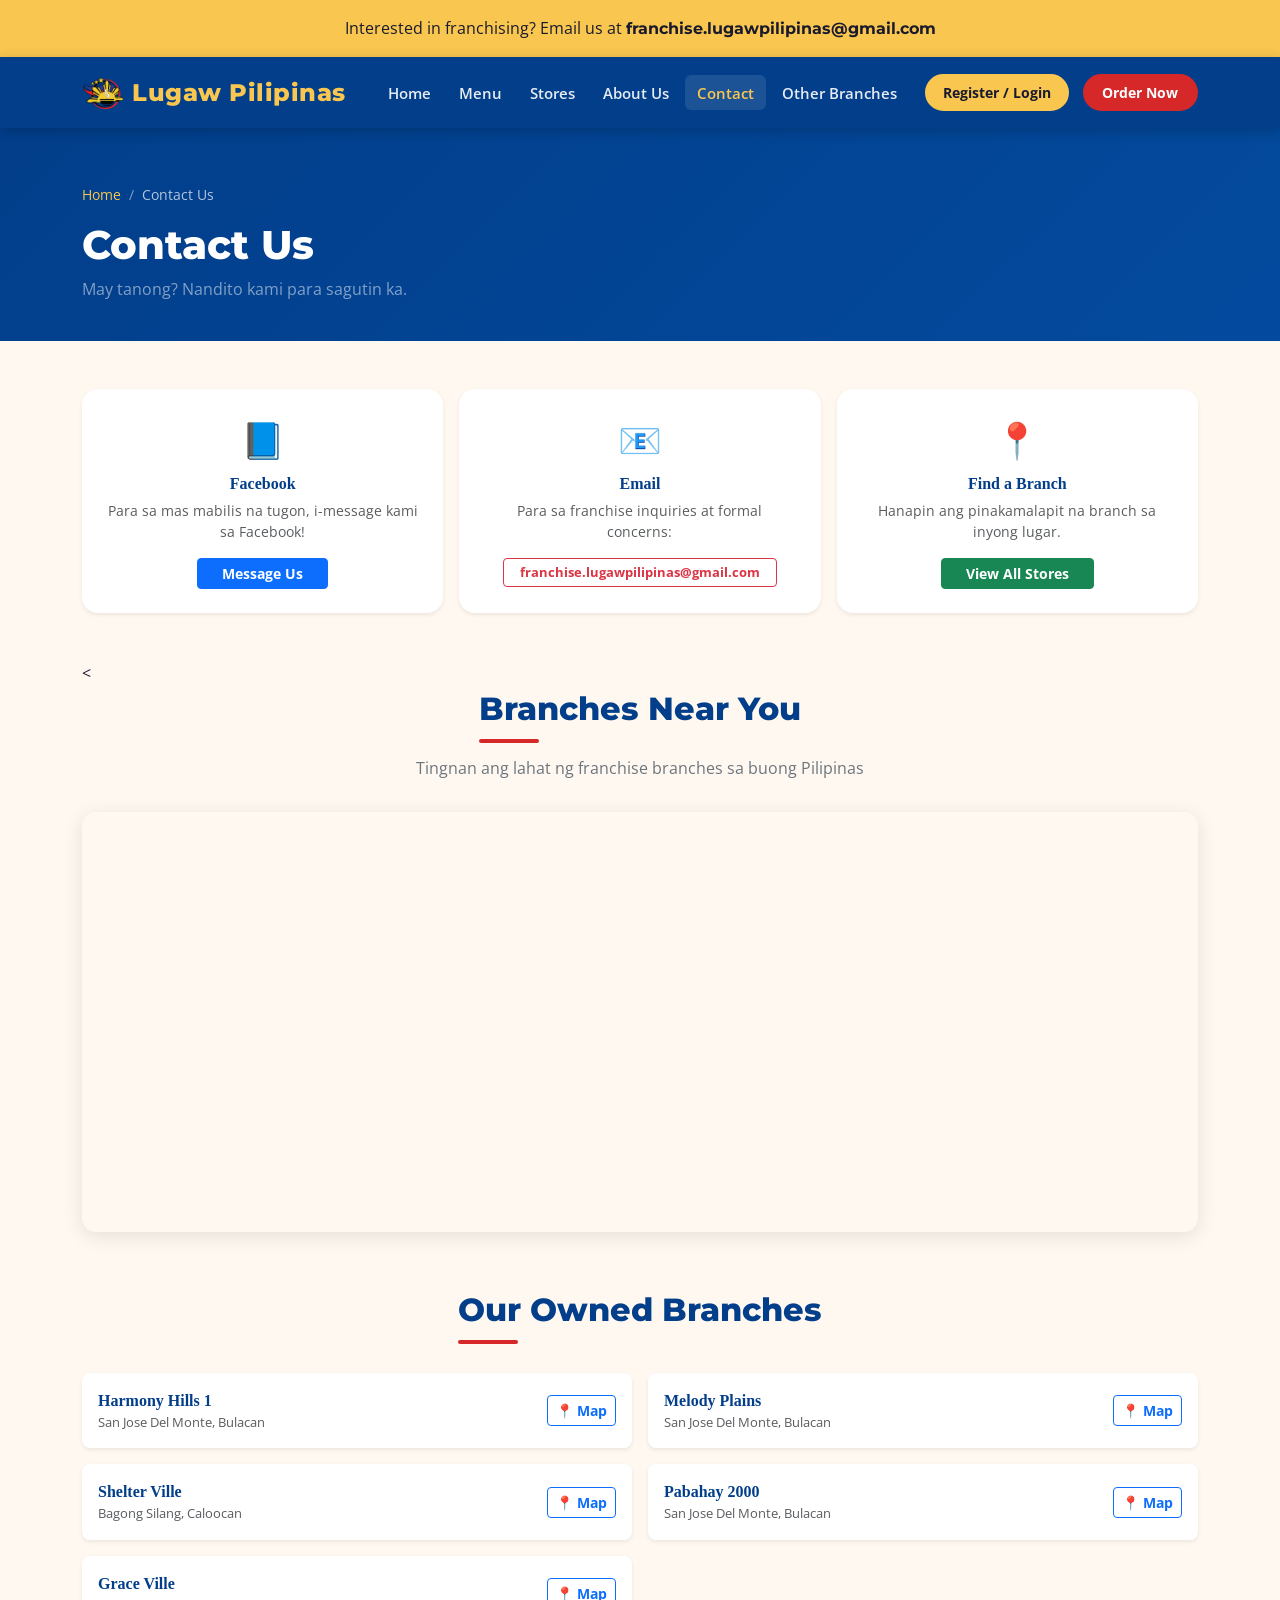
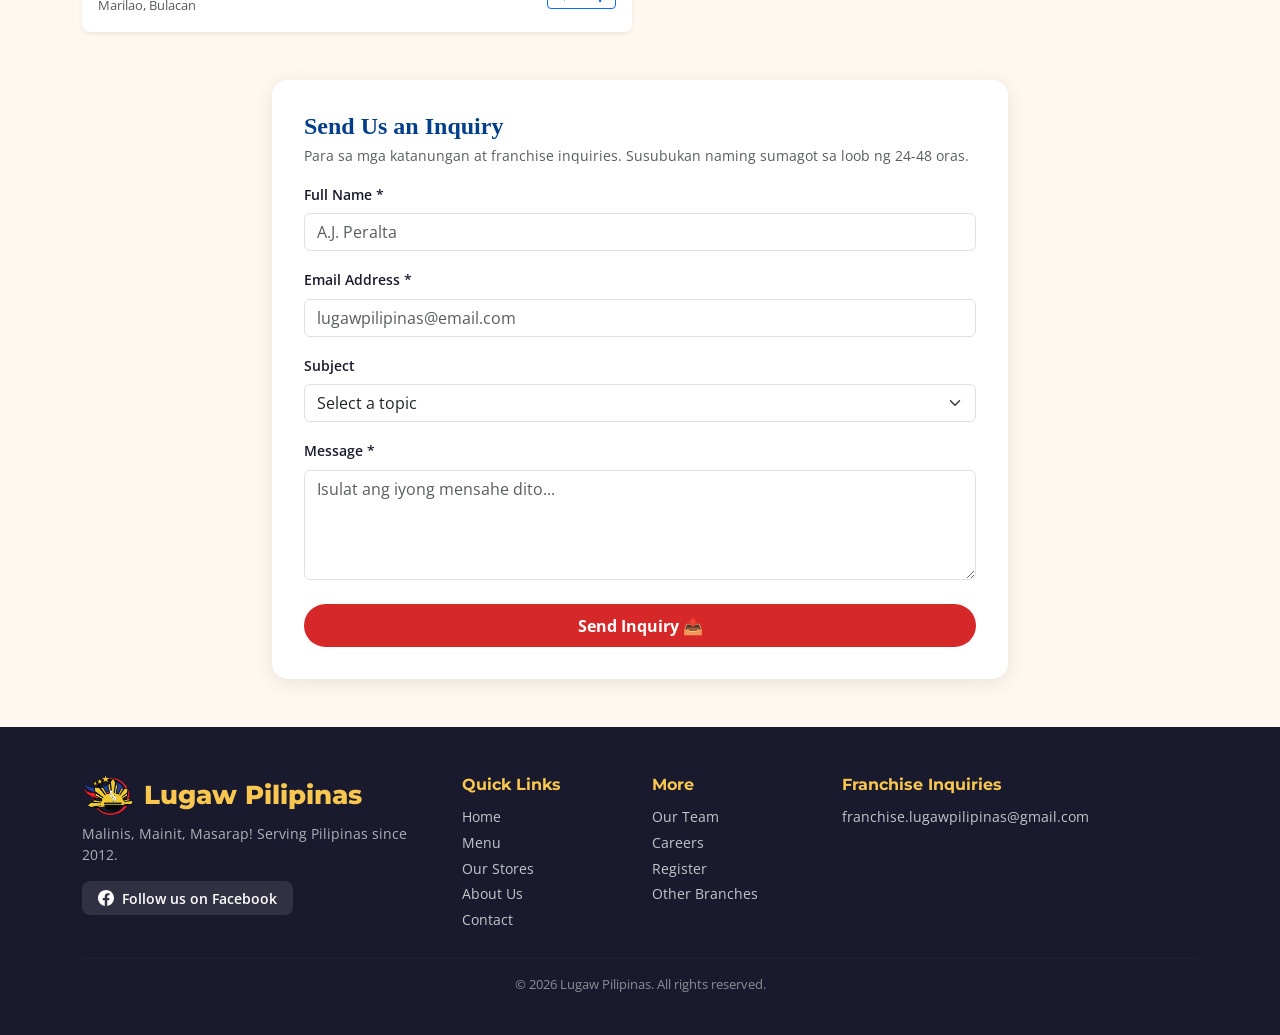
<file: contact.html>
<!DOCTYPE html>
<head>
  <meta charset="UTF-8">
  <meta name="viewport" content="width=device-width, initial-scale=1.0">
  <title>Lugaw Pilipinas - Contact</title>
  <link rel="icon" type="image/png" href="images/LP_logo.png">
  <link rel="stylesheet" href="https://cdn.jsdelivr.net/npm/bootstrap@5.3.3/dist/css/bootstrap.min.css">
  <link rel="stylesheet" href="style.css">
</head>
<body>

<div class="franchise-strip">
   Interested in franchising? Email us at 
  <a href="mailto:franchise.lugawpilipinas@gmail.com">franchise.lugawpilipinas@gmail.com</a>
</div>

<nav class="navbar navbar-expand-lg">
  <div class="container">
    <a class="navbar-brand" href="index.html">
      <img src="images/LP_logo.png" alt="Logo" onerror="this.style.display='none'">
      Lugaw Pilipinas
    </a>
    <button class="navbar-toggler" type="button" data-bs-toggle="collapse" data-bs-target="#navMenu">
      <span class="navbar-toggler-icon"></span>
    </button>
    <div class="collapse navbar-collapse" id="navMenu">
      <ul class="navbar-nav ms-auto align-items-lg-center gap-1 mb-2 mb-lg-0">
        <li class="nav-item"><a class="nav-link" href="index.html">Home</a></li>
        <li class="nav-item"><a class="nav-link" href="menu.html">Menu</a></li>
        <li class="nav-item"><a class="nav-link" href="branches.html">Stores</a></li>
        <li class="nav-item"><a class="nav-link" href="about.html">About Us</a></li>
        <li class="nav-item"><a class="nav-link active" href="contact.html">Contact</a></li>
        <li class="nav-item">
          <a class="nav-link" href="https://www.google.com/maps/d/u/0/viewer?mid=1OYzXHNmvgq7VIw6XNcVgfsCCvKDxKvw&femb=1&ll=14.51288970829258%2C122.17205900000002&z=8" target="_blank">Other Branches</a>
        </li>
      </ul>
      <div class="ms-lg-3 d-flex gap-2 mt-2 mt-lg-0">
        <a class="nav-link btn-register" href="register.html">Register / Login</a>
        <a class="nav-link btn-order" href="https://www.foodpanda.com.ph" target="_blank">Order Now </a>
      </div>
    </div>
  </div>
</nav>

<div class="page-hero">
  <div class="container">
    <nav aria-label="breadcrumb">
      <ol class="breadcrumb">
        <li class="breadcrumb-item"><a href="index.html">Home</a></li>
        <li class="breadcrumb-item active">Contact Us</li>
      </ol>
    </nav>
    <h1>Contact Us</h1>
    <p class="text-white-50 mb-0">May tanong? Nandito kami para sagutin ka.</p>
  </div>
</div>

<section class="py-5 bg-offwhite">
  <div class="container">

    <div class="row g-3 mb-5">
      <div class="col-md-4">
        <div class="text-center p-4 bg-white rounded-4 shadow-sm h-100">
          <div style="font-size:2.2rem">📘</div>
          <h6 style="font-family:'Baloo 2',cursive;color:var(--blue);font-weight:700;margin-top:0.5rem">Facebook</h6>
          <p class="text-muted" style="font-size:0.85rem">Para sa mas mabilis na tugon, i-message kami sa Facebook!</p>
          <a href="https://www.facebook.com/LugawPilipinas" target="_blank" class="btn btn-primary btn-sm fw-bold px-4">Message Us</a>
        </div>
      </div>
      <div class="col-md-4">
        <div class="text-center p-4 bg-white rounded-4 shadow-sm h-100">
          <div style="font-size:2.2rem">📧</div>
          <h6 style="font-family:'Baloo 2',cursive;color:var(--blue);font-weight:700;margin-top:0.5rem">Email</h6>
          <p class="text-muted" style="font-size:0.85rem">Para sa franchise inquiries at formal concerns:</p>
          <a href="mailto:franchise.lugawpilipinas@gmail.com" class="btn btn-outline-danger btn-sm fw-bold px-3" style="font-size:0.8rem">franchise.lugawpilipinas@gmail.com</a>
        </div>
      </div>
      <div class="col-md-4">
        <div class="text-center p-4 bg-white rounded-4 shadow-sm h-100">
          <div style="font-size:2.2rem">📍</div>
          <h6 style="font-family:'Baloo 2',cursive;color:var(--blue);font-weight:700;margin-top:0.5rem">Find a Branch</h6>
          <p class="text-muted" style="font-size:0.85rem">Hanapin ang pinakamalapit na branch sa inyong lugar.</p>
          <a href="branches.html" class="btn btn-success btn-sm fw-bold px-4">View All Stores</a>
        </div>
      </div>
    </div>

    <
    <div class="text-center mb-4">
      <span class="section-title">Branches Near You</span>
      <p class="section-sub mt-2">Tingnan ang lahat ng franchise branches sa buong Pilipinas</p>
    </div>
    <div class="contact-map mb-5">
      <iframe
        src="https://www.google.com/maps/d/u/0/embed?mid=1OYzXHNmvgq7VIw6XNcVgfsCCvKDxKvw&femb=1&ll=14.51288970829258,122.17205900000002&z=8"
        width="100%"
        height="420"
        style="border:0;border-radius:14px;box-shadow:0 4px 20px rgba(0,0,0,0.1)"
        allowfullscreen=""
        loading="lazy">
      </iframe>
    </div>

    
    <div class="text-center mb-4">
      <span class="section-title">Our Owned Branches</span>
    </div>
    <div class="row g-3 mb-5">
      <div class="col-md-6">
        <div class="bg-white rounded-3 p-3 shadow-sm d-flex justify-content-between align-items-center">
          <div>
            <div style="font-weight:700;color:var(--blue);font-family:'Baloo 2',cursive">Harmony Hills 1</div>
            <div class="text-muted" style="font-size:0.82rem">San Jose Del Monte, Bulacan</div>
          </div>
          <a href="https://maps.app.goo.gl/SUUTCPymda2ascsm8" target="_blank" class="btn btn-sm btn-outline-primary fw-bold">📍 Map</a>
        </div>
      </div>
      <div class="col-md-6">
        <div class="bg-white rounded-3 p-3 shadow-sm d-flex justify-content-between align-items-center">
          <div>
            <div style="font-weight:700;color:var(--blue);font-family:'Baloo 2',cursive">Melody Plains</div>
            <div class="text-muted" style="font-size:0.82rem">San Jose Del Monte, Bulacan</div>
          </div>
          <a href="https://maps.app.goo.gl/r1qAtG7YN6z1wmuTA" target="_blank" class="btn btn-sm btn-outline-primary fw-bold">📍 Map</a>
        </div>
      </div>
      <div class="col-md-6">
        <div class="bg-white rounded-3 p-3 shadow-sm d-flex justify-content-between align-items-center">
          <div>
            <div style="font-weight:700;color:var(--blue);font-family:'Baloo 2',cursive">Shelter Ville</div>
            <div class="text-muted" style="font-size:0.82rem">Bagong Silang, Caloocan</div>
          </div>
          <a href="https://maps.app.goo.gl/7Mwub7oc1UkYrLEAA" target="_blank" class="btn btn-sm btn-outline-primary fw-bold">📍 Map</a>
        </div>
      </div>
      <div class="col-md-6">
        <div class="bg-white rounded-3 p-3 shadow-sm d-flex justify-content-between align-items-center">
          <div>
            <div style="font-weight:700;color:var(--blue);font-family:'Baloo 2',cursive">Pabahay 2000</div>
            <div class="text-muted" style="font-size:0.82rem">San Jose Del Monte, Bulacan</div>
          </div>
          <a href="https://maps.app.goo.gl/BktLK5ZQLM1Y6G8U9" target="_blank" class="btn btn-sm btn-outline-primary fw-bold">📍 Map</a>
        </div>
      </div>
      <div class="col-md-6">
        <div class="bg-white rounded-3 p-3 shadow-sm d-flex justify-content-between align-items-center">
          <div>
            <div style="font-weight:700;color:var(--blue);font-family:'Baloo 2',cursive">Grace Ville</div>
            <div class="text-muted" style="font-size:0.82rem">Marilao, Bulacan</div>
          </div>
          <a href="https://maps.app.goo.gl/yEqDBuuDbTxWHLDK8" target="_blank" class="btn btn-sm btn-outline-primary fw-bold">📍 Map</a>
        </div>
      </div>
    </div>

    <div class="row justify-content-center">
      <div class="col-md-8">
        <div class="inquiry-card">
          <h4 style="font-family:'Baloo 2',cursive;font-weight:800;color:var(--blue);margin-bottom:0.25rem">Send Us an Inquiry</h4>
          <p class="text-muted mb-3" style="font-size:0.88rem">Para sa mga katanungan at franchise inquiries. Susubukan naming sumagot sa loob ng 24-48 oras.</p>
          <form id="inquiryForm" novalidate>
            <div class="mb-3">
              <label class="form-label">Full Name *</label>
              <input type="text" class="form-control" id="inqName" required placeholder="A.J. Peralta">
            </div>
            <div class="mb-3">
              <label class="form-label">Email Address *</label>
              <input type="email" class="form-control" id="inqEmail" required placeholder="lugawpilipinas@email.com">
            </div>
            <div class="mb-3">
              <label class="form-label">Subject</label>
              <select class="form-select" id="inqSubject">
                <option value="">Select a topic</option>
                <option>Franchise Inquiry</option>
                <option>Product Concern</option>
                <option>Branch Feedback</option>
                <option>Partnership</option>
                <option>Other</option>
              </select>
            </div>
            <div class="mb-4">
              <label class="form-label">Message *</label>
              <textarea class="form-control" id="inqMsg" rows="4" required placeholder="Isulat ang iyong mensahe dito..."></textarea>
            </div>
            <button type="button" class="btn-primary-custom" onclick="submitInquiry()">
              Send Inquiry 📤
            </button>
          </form>
          <div id="inqSuccess" class="alert alert-success mt-3 d-none">
            ✅ Salamat sa iyong mensahe! Babalikan ka namin sa lalong madaling panahon.
          </div>
        </div>
      </div>
    </div>

  </div>
</section>


<footer>
  <div class="container">
    <div class="row gy-4">
      <div class="col-md-4">
        <div class="footer-brand mb-2">
          <img src="images/LP_logo.png" alt="Logo" onerror="this.style.display='none'">
          Lugaw Pilipinas
        </div>
        <p style="font-size:0.88rem;color:rgba(255,255,255,0.65)">Malinis, Mainit, Masarap! Serving Pilipinas since 2012.</p>
        <div class="mt-3">
          <a href="https://www.facebook.com/LugawPilipinas" target="_blank" class="social-icon">
            <svg width="16" height="16" fill="currentColor" viewBox="0 0 24 24"><path d="M24 12.073c0-6.627-5.373-12-12-12s-12 5.373-12 12c0 5.99 4.388 10.954 10.125 11.854v-8.385H7.078v-3.47h3.047V9.43c0-3.007 1.792-4.669 4.533-4.669 1.312 0 2.686.235 2.686.235v2.953H15.83c-1.491 0-1.956.925-1.956 1.874v2.25h3.328l-.532 3.47h-2.796v8.385C19.612 23.027 24 18.062 24 12.073z"/></svg>
            Follow us on Facebook
          </a>
        </div>
      </div>
      <div class="col-6 col-md-2">
        <h6>Quick Links</h6>
        <a href="index.html">Home</a>
        <a href="menu.html">Menu</a>
        <a href="branches.html">Our Stores</a>
        <a href="about.html">About Us</a>
        <a href="contact.html">Contact</a>
      </div>
      <div class="col-6 col-md-2">
        <h6>More</h6>
        <a href="personnel.html">Our Team</a>
        <a href="careers.html">Careers</a>
        <a href="register.html">Register</a>
        <a href="https://www.google.com/maps/d/u/0/viewer?mid=1OYzXHNmvgq7VIw6XNcVgfsCCvKDxKvw&femb=1&ll=14.51288970829258%2C122.17205900000002&z=8" target="_blank">Other Branches</a>
      </div>
      <div class="col-md-4">
        <h6>Franchise Inquiries</h6>
        <a href="mailto:franchise.lugawpilipinas@gmail.com">franchise.lugawpilipinas@gmail.com</a>
      </div>
    </div>
    <hr class="footer-divider">
    <p class="footer-copy">© 2026 Lugaw Pilipinas. All rights reserved.</p>
  </div>
</footer>

<script src="https://cdn.jsdelivr.net/npm/bootstrap@5.3.3/dist/js/bootstrap.bundle.min.js"></script>
<script>
function submitInquiry() {
  const name = document.getElementById('inqName').value.trim();
  const email = document.getElementById('inqEmail').value.trim();
  const msg = document.getElementById('inqMsg').value.trim();
  const emailRe = /^[^\s@]+@[^\s@]+\.[^\s@]+$/;

  if (!name || !email || !msg) {
    alert('Pakipunan ang lahat ng required fields (*).');
    return;
  }
  if (!emailRe.test(email)) {
    alert('Pakilagay ng valid na email address.');
    return;
  }
  document.getElementById('inquiryForm').classList.add('d-none');
  document.getElementById('inqSuccess').classList.remove('d-none');
}
</script>
</body>
</html>
</file>
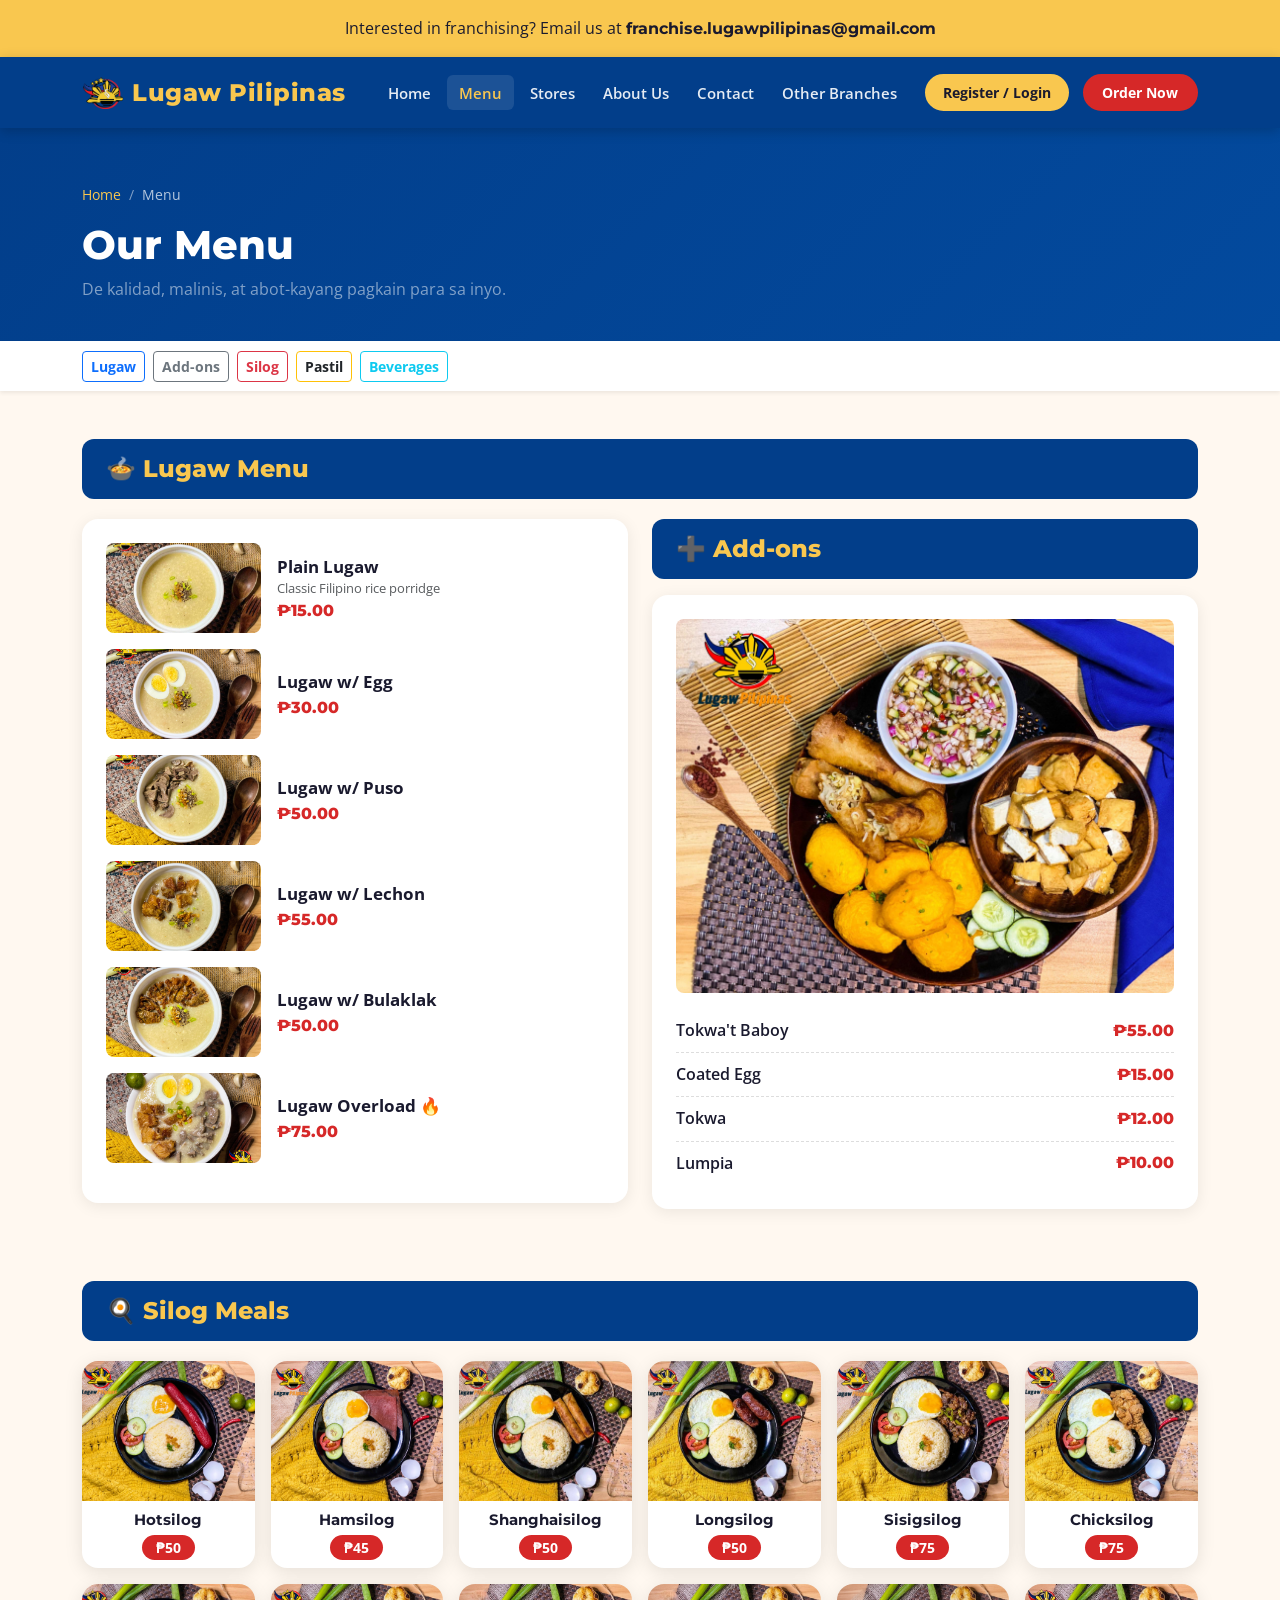
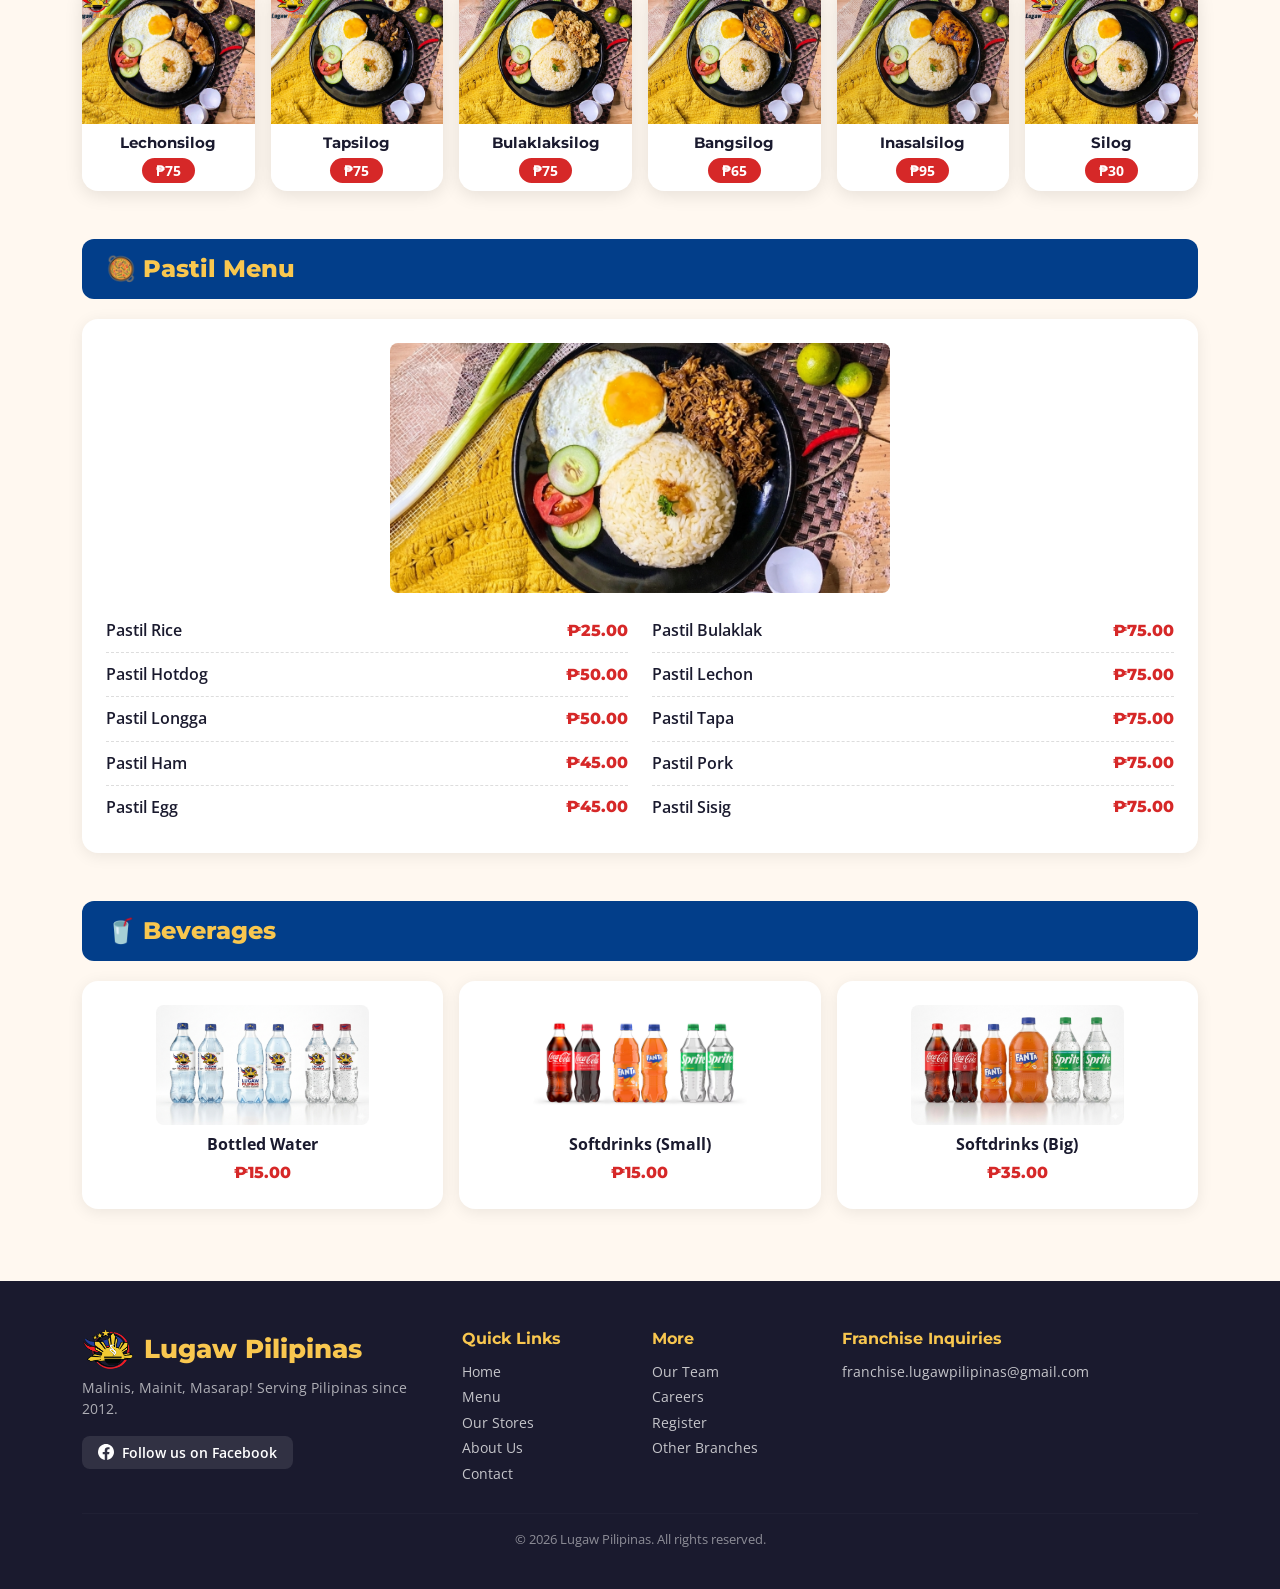
<file: menu.html>
<!DOCTYPE html>
<head>
  <meta charset="UTF-8">
  <meta name="viewport" content="width=device-width, initial-scale=1.0">
  <title>Lugaw Pilipinas-Menu</title>
  <link rel="icon" type="image/png" href="images/LP_logo.png">
  <link rel="stylesheet" href="https://cdn.jsdelivr.net/npm/bootstrap@5.3.3/dist/css/bootstrap.min.css">
  <link rel="stylesheet" href="style.css">
</head>
<body>

<div class="franchise-strip">
   Interested in franchising? Email us at 
  <a href="mailto:franchise.lugawpilipinas@gmail.com">franchise.lugawpilipinas@gmail.com</a>
</div>

<nav class="navbar navbar-expand-lg">
  <div class="container">
    <a class="navbar-brand" href="index.html">
      <img src="images/LP_logo.png" alt="Logo" onerror="this.style.display='none'">
      Lugaw Pilipinas
    </a>
    <button class="navbar-toggler" type="button" data-bs-toggle="collapse" data-bs-target="#navMenu">
      <span class="navbar-toggler-icon"></span>
    </button>
    <div class="collapse navbar-collapse" id="navMenu">
      <ul class="navbar-nav ms-auto align-items-lg-center gap-1 mb-2 mb-lg-0">
        <li class="nav-item"><a class="nav-link" href="index.html">Home</a></li>
        <li class="nav-item"><a class="nav-link active" href="menu.html">Menu</a></li>
        <li class="nav-item"><a class="nav-link" href="branches.html">Stores</a></li>
        <li class="nav-item"><a class="nav-link" href="about.html">About Us</a></li>
        <li class="nav-item"><a class="nav-link" href="contact.html">Contact</a></li>
        <li class="nav-item">
          <a class="nav-link" href="https://www.google.com/maps/d/u/0/viewer?mid=1OYzXHNmvgq7VIw6XNcVgfsCCvKDxKvw&femb=1&ll=14.51288970829258%2C122.17205900000002&z=8" target="_blank">Other Branches</a>
        </li>
      </ul>
      <div class="ms-lg-3 d-flex gap-2 mt-2 mt-lg-0">
        <a class="nav-link btn-register" href="register.html">Register / Login</a>
        <a class="nav-link btn-order" href="https://www.foodpanda.com.ph" target="_blank">Order Now </a>
      </div>
    </div>
  </div>
</nav>

<div class="page-hero">
  <div class="container">
    <nav aria-label="breadcrumb">
      <ol class="breadcrumb">
        <li class="breadcrumb-item"><a href="index.html">Home</a></li>
        <li class="breadcrumb-item active">Menu</li>
      </ol>
    </nav>
    <h1>Our Menu</h1>
    <p class="text-white-50 mb-0">De kalidad, malinis, at abot-kayang pagkain para sa inyo.</p>
  </div>
</div>

<div class="sticky-top bg-white shadow-sm" style="top:0;z-index:100;padding:0.6rem 0">
  <div class="container">
    <div class="d-flex gap-2 flex-wrap">
      <a href="#lugaw" class="btn btn-sm btn-outline-primary fw-bold"> Lugaw</a>
      <a href="#addons" class="btn btn-sm btn-outline-secondary fw-bold"> Add-ons</a>
      <a href="#silog" class="btn btn-sm btn-outline-danger fw-bold"> Silog</a>
      <a href="#pastil" class="btn btn-sm btn-outline-warning fw-bold text-dark"> Pastil</a>
      <a href="#beverages" class="btn btn-sm btn-outline-info fw-bold"> Beverages</a>
    </div>
  </div>
</div>

<section class="py-5 bg-offwhite">
  <div class="container">

    <div id="lugaw" class="mb-2">
      <div class="menu-category-header">🍲 Lugaw Menu</div>
    </div>
    <div class="row g-4 mb-5">
      <div class="col-md-6">
        <div class="menu-card">
          <div class="row g-3 align-items-center mb-3">
            <div class="col-4">
              <img src="images/PlainLugaw.png" alt="Plain Lugaw" class="img-fluid rounded-3" style="height:90px;object-fit:cover;width:100%">
            </div>
            <div class="col-8">
              <div class="menu-item-name fw-bold" style="font-size:1.05rem">Plain Lugaw</div>
              <div class="text-muted" style="font-size:0.82rem">Classic Filipino rice porridge</div>
              <span class="menu-item-price">₱15.00</span>
            </div>
          </div>
          <div class="row g-3 align-items-center mb-3">
            <div class="col-4">
              <img src="images/LugawEgg.png" alt="Lugaw w/ Egg" class="img-fluid rounded-3" style="height:90px;object-fit:cover;width:100%">
            </div>
            <div class="col-8">
              <div class="menu-item-name fw-bold" style="font-size:1.05rem">Lugaw w/ Egg</div>
              <span class="menu-item-price">₱30.00</span>
            </div>
          </div>
          <div class="row g-3 align-items-center mb-3">
            <div class="col-4">
              <img src="images/LugawPuso.png" alt="Lugaw w/ Puso" class="img-fluid rounded-3" style="height:90px;object-fit:cover;width:100%">
            </div>
            <div class="col-8">
              <div class="menu-item-name fw-bold" style="font-size:1.05rem">Lugaw w/ Puso</div>
              <span class="menu-item-price">₱50.00</span>
            </div>
          </div>
          <div class="row g-3 align-items-center mb-3">
            <div class="col-4">
              <img src="images/LugawLechon.png" alt="Lugaw w/ Lechon" class="img-fluid rounded-3" style="height:90px;object-fit:cover;width:100%">
            </div>
            <div class="col-8">
              <div class="menu-item-name fw-bold" style="font-size:1.05rem">Lugaw w/ Lechon</div>
              <span class="menu-item-price">₱55.00</span>
            </div>
          </div>
          <div class="row g-3 align-items-center mb-3">
            <div class="col-4">
              <img src="images/LugawBulaklak.png" alt="Lugaw w/ Bulaklak" class="img-fluid rounded-3" style="height:90px;object-fit:cover;width:100%">
            </div>
            <div class="col-8">
              <div class="menu-item-name fw-bold" style="font-size:1.05rem">Lugaw w/ Bulaklak</div>
              <span class="menu-item-price">₱50.00</span>
            </div>
          </div>
          <div class="row g-3 align-items-center mb-3">
            <div class="col-4">
              <img src="images/LugawOverload.png" alt="Lugaw Overload" class="img-fluid rounded-3" style="height:90px;object-fit:cover;width:100%">
            </div>
            <div class="col-8">
              <div class="menu-item-name fw-bold" style="font-size:1.05rem">Lugaw Overload 🔥</div>
              <span class="menu-item-price">₱75.00</span>
            </div>
          </div>
        </div>
      </div>

      <div class="col-md-6" id="addons">
        <div class="menu-category-header mb-3">➕ Add-ons</div>
        <div class="menu-card">
          <img src="images/Addons.png" alt="Add-ons" class="img-fluid rounded-3 mb-3" style="width:100%;object-fit:cover">
          <div class="menu-item-row">
            <span class="menu-item-name">Tokwa't Baboy</span>
            <span class="menu-item-price">₱55.00</span>
          </div>
          <div class="menu-item-row">
            <span class="menu-item-name">Coated Egg</span>
            <span class="menu-item-price">₱15.00</span>
          </div>
          <div class="menu-item-row">
            <span class="menu-item-name">Tokwa</span>
            <span class="menu-item-price">₱12.00</span>
          </div>
          <div class="menu-item-row">
            <span class="menu-item-name">Lumpia</span>
            <span class="menu-item-price">₱10.00</span>
          </div>
        </div>
      </div>
    </div>

    <div id="silog" class="mb-2">
      <div class="menu-category-header">🍳 Silog Meals</div>
    </div>
    <div class="row g-3 mb-5">
      <div class="col-6 col-md-3 col-lg-2">
        <div class="food-card h-100 text-center">
          <img src="images/Hotsilog.png" alt="Hotsilog" style="height:140px;object-fit:cover;width:100%">
          <div class="card-body py-2">
            <div class="card-title" style="font-size:0.92rem">Hotsilog</div>
            <span class="price-tag">₱50</span>
          </div>
        </div>
      </div>
      <div class="col-6 col-md-3 col-lg-2">
        <div class="food-card h-100 text-center">
          <img src="images/Hamsilog.png" alt="Hamsilog" style="height:140px;object-fit:cover;width:100%">
          <div class="card-body py-2">
            <div class="card-title" style="font-size:0.92rem">Hamsilog</div>
            <span class="price-tag">₱45</span>
          </div>
        </div>
      </div>
      <div class="col-6 col-md-3 col-lg-2">
        <div class="food-card h-100 text-center">
          <img src="images/Shanghaisilog.png" alt="Shanghaisilog" style="height:140px;object-fit:cover;width:100%">
          <div class="card-body py-2">
            <div class="card-title" style="font-size:0.92rem">Shanghaisilog</div>
            <span class="price-tag">₱50</span>
          </div>
        </div>
      </div>
      <div class="col-6 col-md-3 col-lg-2">
        <div class="food-card h-100 text-center">
          <img src="images/Longsilog.png" alt="Longsilog" style="height:140px;object-fit:cover;width:100%">
          <div class="card-body py-2">
            <div class="card-title" style="font-size:0.92rem">Longsilog</div>
            <span class="price-tag">₱50</span>
          </div>
        </div>
      </div>
      <div class="col-6 col-md-3 col-lg-2">
        <div class="food-card h-100 text-center">
          <img src="images/Sisigsilog.png" alt="Sisigsilog" style="height:140px;object-fit:cover;width:100%">
          <div class="card-body py-2">
            <div class="card-title" style="font-size:0.92rem">Sisigsilog</div>
            <span class="price-tag">₱75</span>
          </div>
        </div>
      </div>
      <div class="col-6 col-md-3 col-lg-2">
        <div class="food-card h-100 text-center">
          <img src="images/Chicksilog.png" alt="Chicksilog" style="height:140px;object-fit:cover;width:100%">
          <div class="card-body py-2">
            <div class="card-title" style="font-size:0.92rem">Chicksilog</div>
            <span class="price-tag">₱75</span>
          </div>
        </div>
      </div>
      <div class="col-6 col-md-3 col-lg-2">
        <div class="food-card h-100 text-center">
          <img src="images/Lechonsilog.png" alt="Lechonsilog" style="height:140px;object-fit:cover;width:100%">
          <div class="card-body py-2">
            <div class="card-title" style="font-size:0.92rem">Lechonsilog</div>
            <span class="price-tag">₱75</span>
          </div>
        </div>
      </div>
      <div class="col-6 col-md-3 col-lg-2">
        <div class="food-card h-100 text-center">
          <img src="images/Tapsilog.png" alt="Tapsilog" style="height:140px;object-fit:cover;width:100%">
          <div class="card-body py-2">
            <div class="card-title" style="font-size:0.92rem">Tapsilog</div>
            <span class="price-tag">₱75</span>
          </div>
        </div>
      </div>
      <div class="col-6 col-md-3 col-lg-2">
        <div class="food-card h-100 text-center">
          <img src="images/Bulaklaksilog.png" alt="Bulaklak Silog" style="height:140px;object-fit:cover;width:100%">
          <div class="card-body py-2">
            <div class="card-title" style="font-size:0.92rem">Bulaklaksilog</div>
            <span class="price-tag">₱75</span>
          </div>
        </div>
      </div>
      <div class="col-6 col-md-3 col-lg-2">
        <div class="food-card h-100 text-center">
          <img src="images/Bangsilog.png" alt="Bangus Silog" style="height:140px;object-fit:cover;width:100%">
          <div class="card-body py-2">
            <div class="card-title" style="font-size:0.92rem">Bangsilog</div>
            <span class="price-tag">₱65</span>
          </div>
        </div>
      </div>
      <div class="col-6 col-md-3 col-lg-2">
        <div class="food-card h-100 text-center">
          <img src="images/Inasalsilog.png" alt="Inasal Silog" style="height:140px;object-fit:cover;width:100%">
          <div class="card-body py-2">
            <div class="card-title" style="font-size:0.92rem">Inasalsilog</div>
            <span class="price-tag">₱95</span>
          </div>
        </div>
      </div>
      <div class="col-6 col-md-3 col-lg-2">
        <div class="food-card h-100 text-center">
          <img src="images/Silog.png" alt="Silog" style="height:140px;object-fit:cover;width:100%">
          <div class="card-body py-2">
            <div class="card-title" style="font-size:0.92rem">Silog</div>
            <span class="price-tag">₱30</span>
          </div>
        </div>
      </div>
    </div>

    <div id="pastil" class="mb-2">
      <div class="menu-category-header">🥘 Pastil Menu</div>
    </div>
    <div class="menu-card mb-5">
    <img src="images/PastilEgg.png" alt="Pastil" class="img-fluid rounded-3 mb-3 d-block mx-auto" style="height:250px;object-fit:cover;width: 500px;">
      <div class="row">
        <div class="col-md-6">
          <div class="menu-item-row">
            <span class="menu-item-name">Pastil Rice</span>
            <span class="menu-item-price">₱25.00</span>
          </div>
          <div class="menu-item-row">
            <span class="menu-item-name">Pastil Hotdog</span>
            <span class="menu-item-price">₱50.00</span>
          </div>
          <div class="menu-item-row">
            <span class="menu-item-name">Pastil Longga</span>
            <span class="menu-item-price">₱50.00</span>
          </div>
          <div class="menu-item-row">
            <span class="menu-item-name">Pastil Ham</span>
            <span class="menu-item-price">₱45.00</span>
          </div>
          <div class="menu-item-row">
            <span class="menu-item-name">Pastil Egg</span>
            <span class="menu-item-price">₱45.00</span>
          </div>
        </div>
        <div class="col-md-6">
          <div class="menu-item-row">
            <span class="menu-item-name">Pastil Bulaklak</span>
            <span class="menu-item-price">₱75.00</span>
          </div>
          <div class="menu-item-row">
            <span class="menu-item-name">Pastil Lechon</span>
            <span class="menu-item-price">₱75.00</span>
          </div>
          <div class="menu-item-row">
            <span class="menu-item-name">Pastil Tapa</span>
            <span class="menu-item-price">₱75.00</span>
          </div>
          <div class="menu-item-row">
            <span class="menu-item-name">Pastil Pork</span>
            <span class="menu-item-price">₱75.00</span>
          </div>
          <div class="menu-item-row">
            <span class="menu-item-name">Pastil Sisig</span>
            <span class="menu-item-price">₱75.00</span>
          </div>
        </div>
      </div>
    </div>

    <div id="beverages" class="mb-2">
      <div class="menu-category-header">🥤 Beverages</div>
    </div>
    <div class="row g-3">
      <div class="col-md-4">
        <div class="menu-card text-center">
          <img src="images/Waterbottle.png" alt="Bottled Water" class="img-fluid rounded-3 mb-2" style="height:120px;object-fit:contain">
          <div class="menu-item-name fw-bold mb-1">Bottled Water</div>
          <span class="menu-item-price">₱15.00</span>
        </div>
      </div>
      <div class="col-md-4">
        <div class="menu-card text-center">
          <img src="images/SoftdrinksSmall.png" alt="Softdrinks Small" class="img-fluid rounded-3 mb-2" style="height:120px;object-fit:contain">
          <div class="menu-item-name fw-bold mb-1">Softdrinks (Small)</div>
          <span class="menu-item-price">₱15.00</span>
        </div>
      </div>
      <div class="col-md-4">
        <div class="menu-card text-center">
          <img src="images/SoftdrinksBig.png" alt="Softdrinks Big" class="img-fluid rounded-3 mb-2" style="height:120px;object-fit:contain">
          <div class="menu-item-name fw-bold mb-1">Softdrinks (Big)</div>
          <span class="menu-item-price">₱35.00</span>
        </div>
      </div>
    </div>

  </div>
</section>

<footer>
  <div class="container">
    <div class="row gy-4">
      <div class="col-md-4">
        <div class="footer-brand mb-2">
          <img src="images/LP_logo.png" alt="Logo" onerror="this.style.display='none'">
          Lugaw Pilipinas
        </div>
        <p style="font-size:0.88rem;color:rgba(255,255,255,0.65)">Malinis, Mainit, Masarap! Serving Pilipinas since 2012.</p>
        <div class="mt-3">
          <a href="https://www.facebook.com/LugawPilipinas" target="_blank" class="social-icon">
            <svg width="16" height="16" fill="currentColor" viewBox="0 0 24 24"><path d="M24 12.073c0-6.627-5.373-12-12-12s-12 5.373-12 12c0 5.99 4.388 10.954 10.125 11.854v-8.385H7.078v-3.47h3.047V9.43c0-3.007 1.792-4.669 4.533-4.669 1.312 0 2.686.235 2.686.235v2.953H15.83c-1.491 0-1.956.925-1.956 1.874v2.25h3.328l-.532 3.47h-2.796v8.385C19.612 23.027 24 18.062 24 12.073z"/></svg>
            Follow us on Facebook
          </a>
        </div>
      </div>
      <div class="col-6 col-md-2">
        <h6>Quick Links</h6>
        <a href="index.html">Home</a>
        <a href="menu.html">Menu</a>
        <a href="branches.html">Our Stores</a>
        <a href="about.html">About Us</a>
        <a href="contact.html">Contact</a>
      </div>
      <div class="col-6 col-md-2">
        <h6>More</h6>
        <a href="personnel.html">Our Team</a>
        <a href="careers.html">Careers</a>
        <a href="register.html">Register</a>
        <a href="https://www.google.com/maps/d/u/0/viewer?mid=1OYzXHNmvgq7VIw6XNcVgfsCCvKDxKvw" target="_blank">Other Branches</a>
      </div>
      <div class="col-md-4">
        <h6>Franchise Inquiries</h6>
        <a href="mailto:franchise.lugawpilipinas@gmail.com">franchise.lugawpilipinas@gmail.com</a>
      </div>
    </div>
    <hr class="footer-divider">
    <p class="footer-copy">© 2026 Lugaw Pilipinas. All rights reserved.</p>
  </div>
</footer>

<script src="https://cdn.jsdelivr.net/npm/bootstrap@5.3.3/dist/js/bootstrap.bundle.min.js"></script>
</body>
</html>
</file>
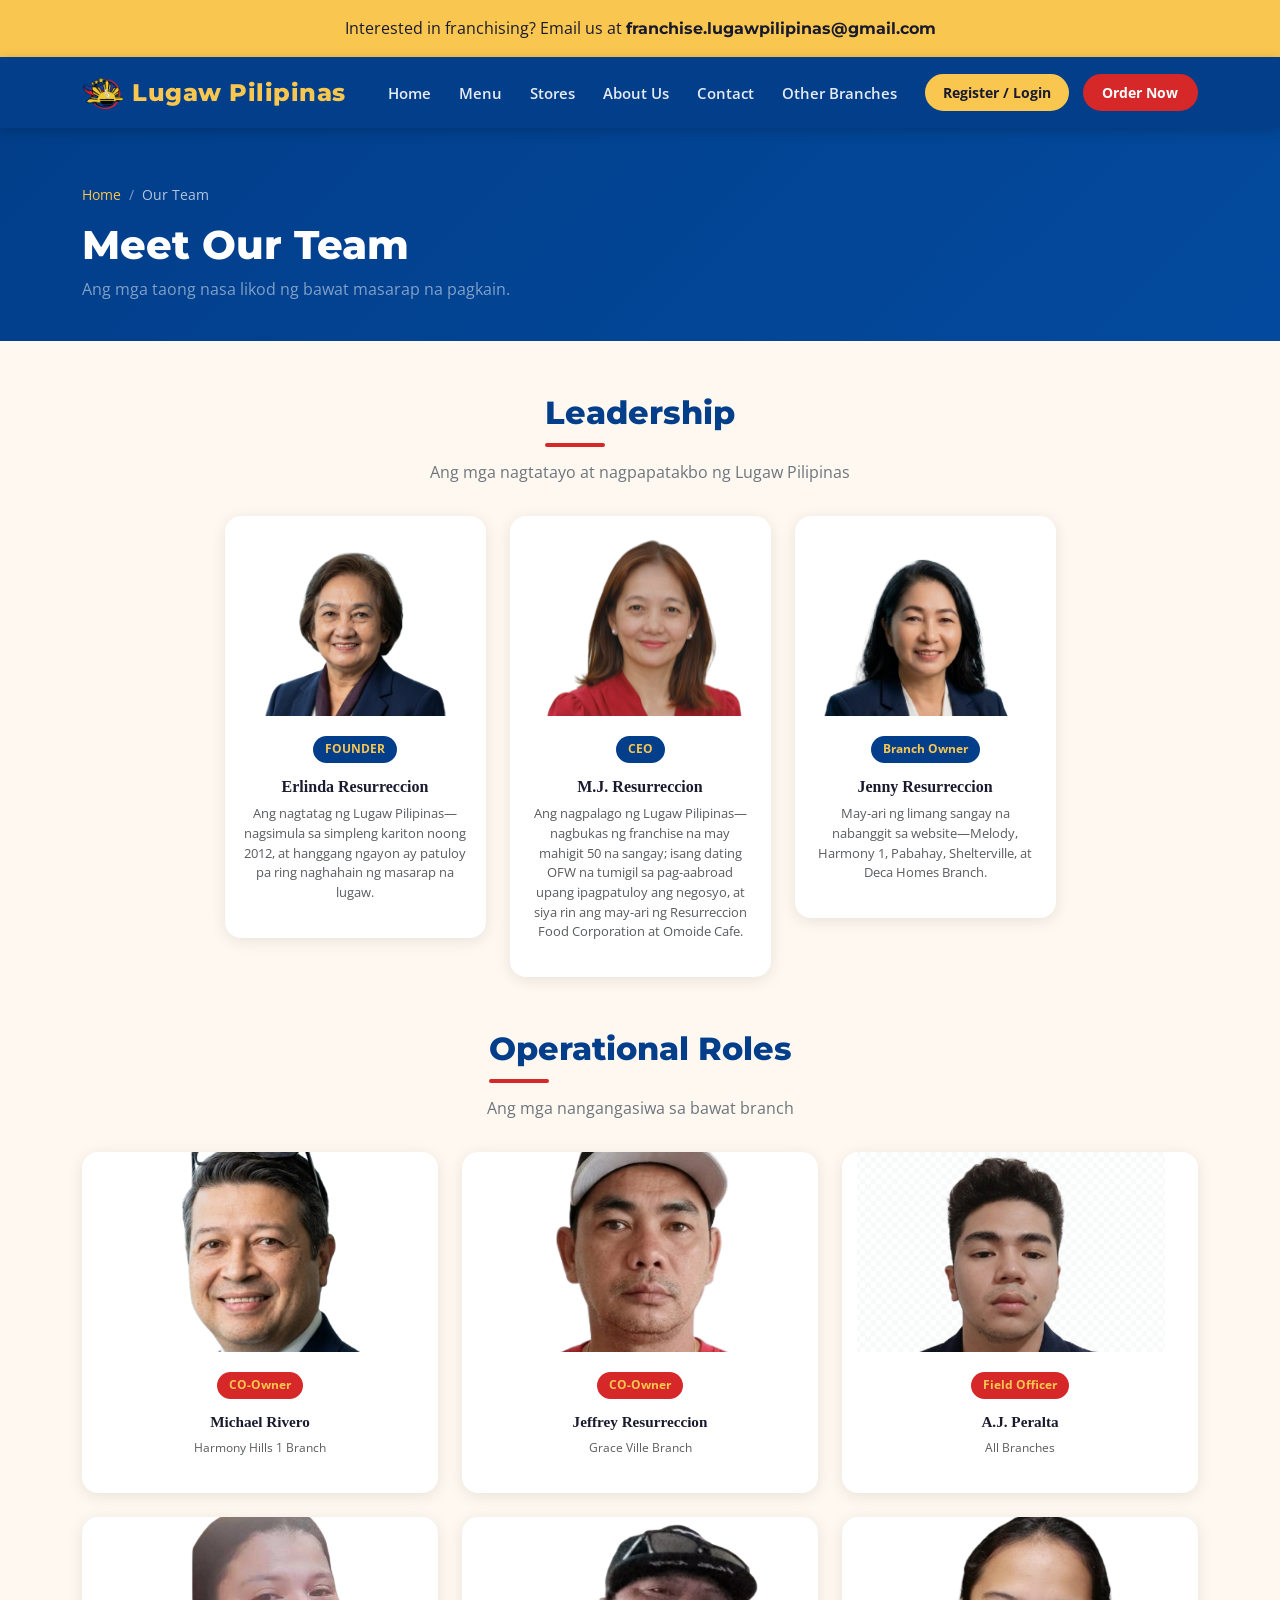
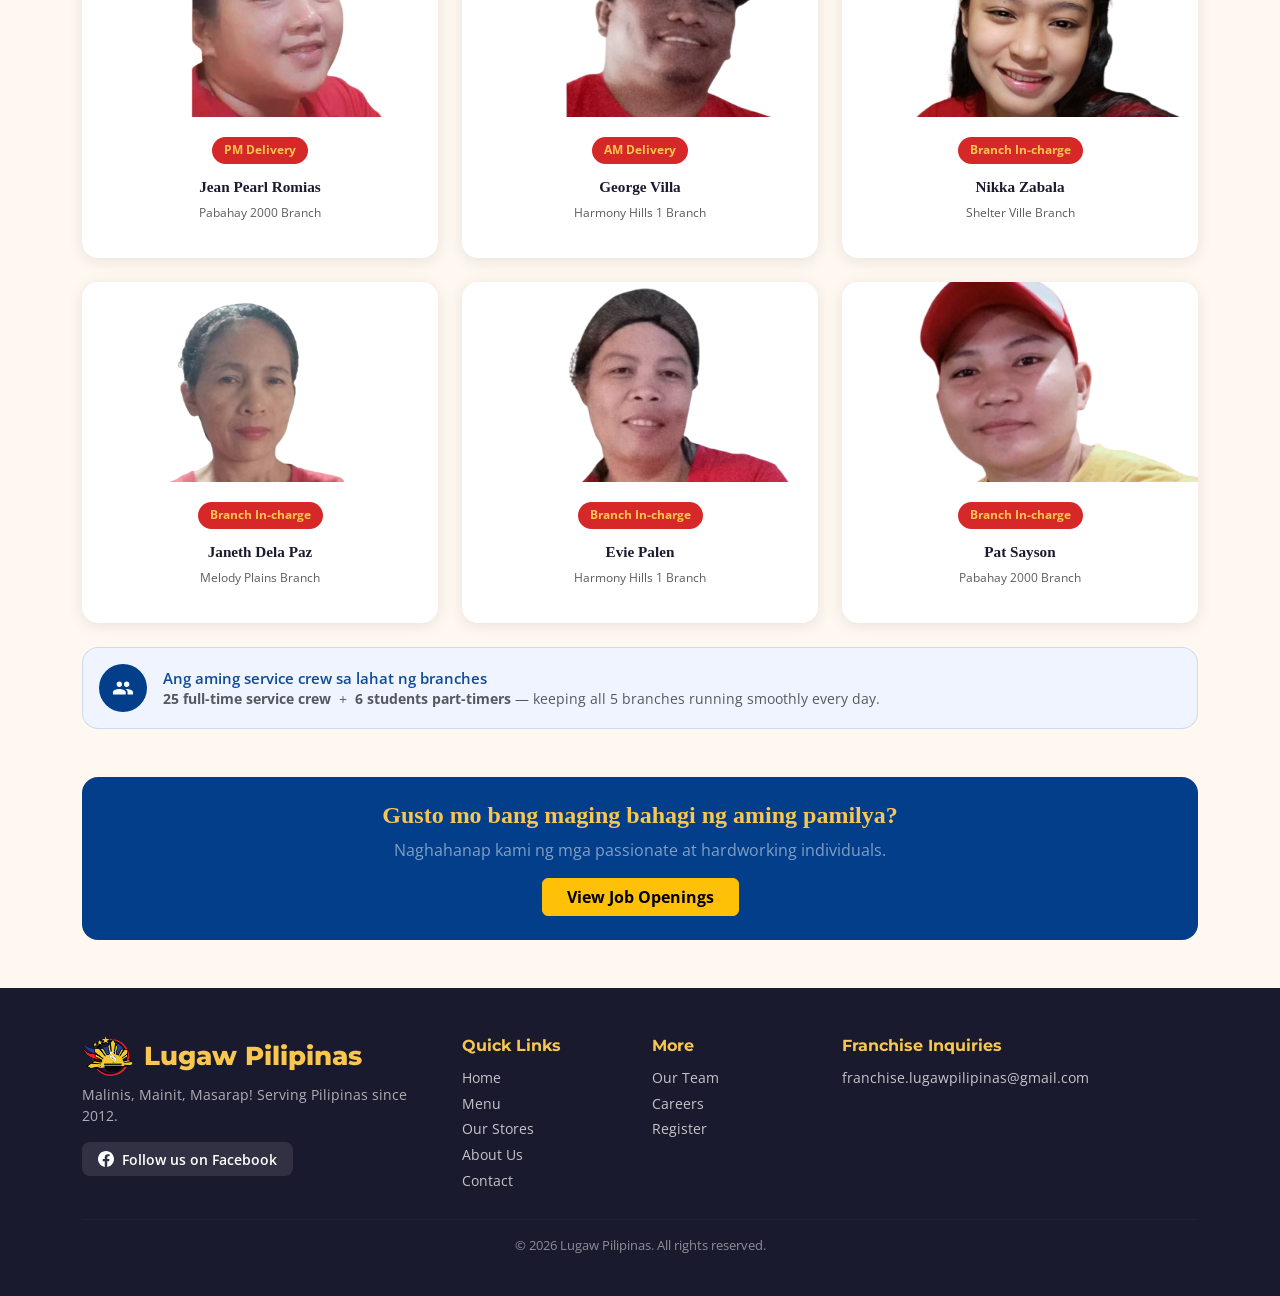
<file: personnel.html>
<!DOCTYPE html>
<head>
  <meta charset="UTF-8">
  <meta name="viewport" content="width=device-width, initial-scale=1.0">
  <title>Lugaw Pilipinas - Team</title>
  <link rel="icon" type="image/png" href="images/LP_logo.png">
  <link rel="stylesheet" href="https://cdn.jsdelivr.net/npm/bootstrap@5.3.3/dist/css/bootstrap.min.css">
  <link rel="stylesheet" href="style.css">
</head>
<body>

<div class="franchise-strip">
  Interested in franchising? Email us at 
  <a href="mailto:franchise.lugawpilipinas@gmail.com">franchise.lugawpilipinas@gmail.com</a>
</div>

<nav class="navbar navbar-expand-lg">
  <div class="container">
    <a class="navbar-brand" href="index.html">
      <img src="images/LP_logo.png" alt="Logo" onerror="this.style.display='none'">
      Lugaw Pilipinas
    </a>
    <button class="navbar-toggler" type="button" data-bs-toggle="collapse" data-bs-target="#navMenu">
      <span class="navbar-toggler-icon"></span>
    </button>
    <div class="collapse navbar-collapse" id="navMenu">
      <ul class="navbar-nav ms-auto align-items-lg-center gap-1 mb-2 mb-lg-0">
        <li class="nav-item"><a class="nav-link" href="index.html">Home</a></li>
        <li class="nav-item"><a class="nav-link" href="menu.html">Menu</a></li>
        <li class="nav-item"><a class="nav-link" href="branches.html">Stores</a></li>
        <li class="nav-item"><a class="nav-link" href="about.html">About Us</a></li>
        <li class="nav-item"><a class="nav-link" href="contact.html">Contact</a></li>
        <li class="nav-item">
          <a class="nav-link" href="https://www.google.com/maps/d/u/0/viewer?mid=1OYzXHNmvgq7VIw6XNcVgfsCCvKDxKvw" target="_blank">Other Branches</a>
        </li>
      </ul>
      <div class="ms-lg-3 d-flex gap-2 mt-2 mt-lg-0">
        <a class="nav-link btn-register" href="register.html">Register / Login</a>
        <a class="nav-link btn-order" href="https://www.foodpanda.com.ph" target="_blank">Order Now </a>
      </div>
    </div>
  </div>
</nav>

<div class="page-hero">
  <div class="container">
    <nav aria-label="breadcrumb">
      <ol class="breadcrumb">
        <li class="breadcrumb-item"><a href="index.html">Home</a></li>
        <li class="breadcrumb-item active">Our Team</li>
      </ol>
    </nav>
    <h1>Meet Our Team</h1>
    <p class="text-white-50 mb-0">Ang mga taong nasa likod ng bawat masarap na pagkain.</p>
  </div>
</div>

<section class="py-5 bg-offwhite">
  <div class="container">
    <div class="text-center mb-4">
      <span class="section-title">Leadership</span>
      <p class="section-sub mt-2">Ang mga nagtatayo at nagpapatakbo ng Lugaw Pilipinas</p>
    </div>

    <div class="row g-4 justify-content-center mb-5">
      <div class="col-md-4 col-lg-3">
        <div class="personnel-card">
          <img src="images/LIN.png" alt="Founder" onerror="this.outerHTML='<div style=background:linear-gradient(135deg,var(--blue),#034a9e);height:200px;display:flex;align-items:center;justify-content:center;font-size:4rem>👨‍🍳</div>'">
          <div class="p-body">
            <span class="role-badge"> FOUNDER</span>
            <h6 style="font-family:'Baloo 2',cursive;font-weight:700;margin-top:6px">Erlinda Resurreccion</h6>
            <p class="text-muted" style="font-size:0.82rem">Ang nagtatag ng Lugaw Pilipinas—nagsimula sa simpleng kariton noong 2012, at hanggang ngayon ay patuloy pa ring naghahain ng masarap na lugaw.ㅤㅤㅤㅤㅤㅤㅤㅤㅤㅤㅤㅤㅤㅤㅤㅤㅤㅤㅤㅤㅤㅤㅤㅤㅤㅤㅤㅤㅤㅤㅤㅤㅤㅤㅤㅤㅤㅤㅤㅤㅤㅤㅤㅤㅤㅤㅤㅤ</p>
          </div>
        </div>
      </div>
      <div class="col-md-4 col-lg-3">
        <div class="personnel-card">
          <img src="images/MJ.png" alt="Owner" onerror="this.outerHTML='<div style=background:linear-gradient(135deg,var(--red),#a31e1e);height:200px;display:flex;align-items:center;justify-content:center;font-size:4rem>👩‍💼</div>'">
          <div class="p-body">
            <span class="role-badge"> CEO</span>
            <h6 style="font-family:'Baloo 2',cursive;font-weight:700;margin-top:6px">M.J. Resurreccion</h6>
            <p class="text-muted" style="font-size:0.82rem">Ang nagpalago ng Lugaw Pilipinas—nagbukas ng franchise na may mahigit 50 na sangay; isang dating OFW na tumigil sa pag-aabroad upang ipagpatuloy ang negosyo, at siya rin ang may-ari ng Resurreccion Food Corporation at Omoide Cafe.</p>
          </div>
        </div>
      </div>
      <div class="col-md-4 col-lg-3">
        <div class="personnel-card">
          <img src="images/JEN.png" alt="Executive Chef" onerror="this.outerHTML='<div style=background:linear-gradient(135deg,#e67e22,#d35400);height:200px;display:flex;align-items:center;justify-content:center;font-size:4rem>👨‍🍳</div>'">
          <div class="p-body">
            <span class="role-badge">Branch Owner</span>
            <h6 style="font-family:'Baloo 2',cursive;font-weight:700;margin-top:6px">Jenny Resurreccion</h6>
            <p class="text-muted" style="font-size:0.82rem">May-ari ng limang sangay na nabanggit sa website—Melody, Harmony 1, Pabahay, Shelterville, at Deca Homes Branch.ㅤㅤㅤㅤㅤㅤㅤㅤㅤㅤㅤㅤㅤㅤㅤㅤㅤㅤㅤㅤㅤㅤㅤㅤㅤㅤㅤㅤㅤㅤㅤㅤㅤㅤㅤㅤㅤㅤㅤㅤㅤㅤㅤㅤㅤㅤㅤㅤㅤㅤㅤㅤㅤㅤㅤㅤㅤㅤㅤㅤㅤㅤㅤㅤㅤ</p>
          </div>
        </div>
      </div>
    </div>

    <div class="text-center mb-4">
      <span class="section-title">Operational Roles</span>
      <p class="section-sub mt-2">Ang mga nangangasiwa sa bawat branch</p>
    </div>

    <div class="row g-4">
      <div class="col-6 col-md-4 col-lg-2-4">
        <div class="personnel-card">
          <img src="images/Mike.png" alt="Manager" onerror="this.outerHTML='<div style=background:#eef2ff;height:160px;display:flex;align-items:center;justify-content:center;font-size:3rem>👤</div>'">
          <div class="p-body">
            <span class="role-badge" style="background:var(--red)">CO-Owner</span>
            <h6 style="font-family:'Baloo 2',cursive;font-weight:700;margin-top:6px;font-size:0.95rem">Michael Rivero</h6>
            <p class="text-muted" style="font-size:0.78rem">Harmony Hills 1 Branch</p>
          </div>
        </div>
      </div>
      <div class="col-6 col-md-4 col-lg-2-4">
        <div class="personnel-card">
          <img src="images/Jeff.png" alt="Manager" onerror="this.outerHTML='<div style=background:#eef2ff;height:160px;display:flex;align-items:center;justify-content:center;font-size:3rem>👤</div>'">
          <div class="p-body">
            <span class="role-badge" style="background:var(--red)">CO-Owner</span>
            <h6 style="font-family:'Baloo 2',cursive;font-weight:700;margin-top:6px;font-size:0.95rem">Jeffrey Resurreccion</h6>
            <p class="text-muted" style="font-size:0.78rem">Grace Ville Branch</p>
          </div>
        </div>
      </div>
      <div class="col-6 col-md-4 col-lg-2-4">
        <div class="personnel-card">
          <img src="images/MewtS.png" alt="Manager" onerror="this.outerHTML='<div style=background:#eef2ff;height:160px;display:flex;align-items:center;justify-content:center;font-size:3rem>👤</div>'">
          <div class="p-body">
            <span class="role-badge" style="background:var(--red)">Field Officer</span>
            <h6 style="font-family:'Baloo 2',cursive;font-weight:700;margin-top:6px;font-size:0.95rem">A.J. Peralta</h6>
            <p class="text-muted" style="font-size:0.78rem">All Branches</p>
          </div>
        </div>
      </div>
      <div class="col-6 col-md-4 col-lg-2-4">
        <div class="personnel-card">
          <img src="images/Pearl.png" alt="Manager" onerror="this.outerHTML='<div style=background:#eef2ff;height:160px;display:flex;align-items:center;justify-content:center;font-size:3rem>👤</div>'">
          <div class="p-body">
            <span class="role-badge" style="background:var(--red)">PM Delivery</span>
            <h6 style="font-family:'Baloo 2',cursive;font-weight:700;margin-top:6px;font-size:0.95rem">Jean Pearl Romias</h6>
            <p class="text-muted" style="font-size:0.78rem">Pabahay 2000 Branch</p>
          </div>
        </div>
      </div>
      <div class="col-6 col-md-4 col-lg-2-4">
        <div class="personnel-card">
          <img src="images/George.png" alt="Manager" onerror="this.outerHTML='<div style=background:#eef2ff;height:160px;display:flex;align-items:center;justify-content:center;font-size:3rem>👤</div>'">
          <div class="p-body">
            <span class="role-badge" style="background:var(--red)">AM Delivery</span>
            <h6 style="font-family:'Baloo 2',cursive;font-weight:700;margin-top:6px;font-size:0.95rem">George Villa</h6>
            <p class="text-muted" style="font-size:0.78rem">Harmony Hills 1 Branch</p>
          </div>
        </div>
      </div>
      <div class="col-6 col-md-4 col-lg-2-4">
        <div class="personnel-card">
          <img src="images/Nikka.png" alt="Manager" onerror="this.outerHTML='<div style=background:#eef2ff;height:160px;display:flex;align-items:center;justify-content:center;font-size:3rem>👤</div>'">
          <div class="p-body">
            <span class="role-badge" style="background:var(--red)">Branch In-charge</span>
            <h6 style="font-family:'Baloo 2',cursive;font-weight:700;margin-top:6px;font-size:0.95rem">Nikka Zabala</h6>
            <p class="text-muted" style="font-size:0.78rem">Shelter Ville Branch</p>
          </div>
        </div>
      </div>
      <div class="col-6 col-md-4 col-lg-2-4">
        <div class="personnel-card">
          <img src="images/Janeth.png" alt="Manager" onerror="this.outerHTML='<div style=background:#eef2ff;height:160px;display:flex;align-items:center;justify-content:center;font-size:3rem>👤</div>'">
          <div class="p-body">
            <span class="role-badge" style="background:var(--red)">Branch In-charge</span>
            <h6 style="font-family:'Baloo 2',cursive;font-weight:700;margin-top:6px;font-size:0.95rem">Janeth Dela Paz</h6>
            <p class="text-muted" style="font-size:0.78rem">Melody Plains Branch</p>
          </div>
        </div>
      </div>
      <div class="col-6 col-md-4 col-lg-2-4">
        <div class="personnel-card">
          <img src="images/Evie.png" alt="Manager" onerror="this.outerHTML='<div style=background:#eef2ff;height:160px;display:flex;align-items:center;justify-content:center;font-size:3rem>👤</div>'">
          <div class="p-body">
            <span class="role-badge" style="background:var(--red)">Branch In-charge</span>
            <h6 style="font-family:'Baloo 2',cursive;font-weight:700;margin-top:6px;font-size:0.95rem">Evie Palen</h6>
            <p class="text-muted" style="font-size:0.78rem">Harmony Hills 1 Branch</p>
          </div>
        </div>
      </div>
      <div class="col-6 col-md-4 col-lg-2-4">
        <div class="personnel-card">
          <img src="images/Pat.png" alt="Manager" onerror="this.outerHTML='<div style=background:#eef2ff;height:160px;display:flex;align-items:center;justify-content:center;font-size:3rem>👤</div>'">
          <div class="p-body">
            <span class="role-badge" style="background:var(--red)">Branch In-charge</span>
            <h6 style="font-family:'Baloo 2',cursive;font-weight:700;margin-top:6px;font-size:0.95rem">Pat Sayson</h6>
            <p class="text-muted" style="font-size:0.78rem">Pabahay 2000 Branch</p>
          </div>
        </div>
      </div>
    </div>

    <div class="mt-4 d-flex align-items-center gap-3 p-3 rounded-4" style="background:#f0f4ff;border:1px solid rgba(13,75,153,0.15)">
      <div class="d-flex align-items-center justify-content-center rounded-circle flex-shrink-0"
           style="width:48px;height:48px;background:var(--blue)">
        <svg width="22" height="22" fill="white" viewBox="0 0 24 24">
          <path d="M16 11c1.66 0 2.99-1.34 2.99-3S17.66 5 16 5c-1.66 0-3 1.34-3 3s1.34 3 3 3zm-8 0c1.66 0 2.99-1.34 2.99-3S9.66 5 8 5C6.34 5 5 6.34 5 8s1.34 3 3 3zm0 2c-2.33 0-7 1.17-7 3.5V19h14v-2.5c0-2.33-4.67-3.5-7-3.5zm8 0c-.29 0-.62.02-.97.05 1.16.84 1.97 1.97 1.97 3.45V19h6v-2.5c0-2.33-4.67-3.5-7-3.5z"/>
        </svg>
      </div>
      <div>
        <p class="mb-0 fw-semibold" style="font-size:0.95rem;color:#0d4b99">Ang aming service crew sa lahat ng branches</p>
        <p class="mb-0 text-muted" style="font-size:0.85rem">
          <strong>25 full-time service crew</strong> &nbsp;+&nbsp; <strong>6 students part-timers</strong> — keeping all 5 branches running smoothly every day.
        </p>
      </div>
    </div>

    <div class="mt-5 text-center p-4 rounded-4" style="background:var(--blue);color:#fff">
      <h4 style="font-family:'Baloo 2',cursive;font-weight:800;color:var(--yellow)">Gusto mo bang maging bahagi ng aming pamilya?</h4>
      <p class="text-white-50 mb-3">Naghahanap kami ng mga passionate at hardworking individuals.</p>
      <a href="careers.html" class="btn btn-warning fw-bold px-4">View Job Openings</a>
    </div>

  </div>
</section>

<footer>
  <div class="container">
    <div class="row gy-4">
      <div class="col-md-4">
        <div class="footer-brand mb-2">
          <img src="images/LP_logo.png" alt="Logo" onerror="this.style.display='none'">
          Lugaw Pilipinas
        </div>
        <p style="font-size:0.88rem;color:rgba(255,255,255,0.65)">Malinis, Mainit, Masarap! Serving Pilipinas since 2012.</p>
        <div class="mt-3">
          <a href="https://www.facebook.com/LugawPilipinas" target="_blank" class="social-icon">
            <svg width="16" height="16" fill="currentColor" viewBox="0 0 24 24"><path d="M24 12.073c0-6.627-5.373-12-12-12s-12 5.373-12 12c0 5.99 4.388 10.954 10.125 11.854v-8.385H7.078v-3.47h3.047V9.43c0-3.007 1.792-4.669 4.533-4.669 1.312 0 2.686.235 2.686.235v2.953H15.83c-1.491 0-1.956.925-1.956 1.874v2.25h3.328l-.532 3.47h-2.796v8.385C19.612 23.027 24 18.062 24 12.073z"/></svg>
            Follow us on Facebook
          </a>
        </div>
      </div>
      <div class="col-6 col-md-2">
        <h6>Quick Links</h6>
        <a href="index.html">Home</a>
        <a href="menu.html">Menu</a>
        <a href="branches.html">Our Stores</a>
        <a href="about.html">About Us</a>
        <a href="contact.html">Contact</a>
      </div>
      <div class="col-6 col-md-2">
        <h6>More</h6>
        <a href="personnel.html">Our Team</a>
        <a href="careers.html">Careers</a>
        <a href="register.html">Register</a>
      </div>
      <div class="col-md-4">
        <h6>Franchise Inquiries</h6>
        <a href="mailto:franchise.lugawpilipinas@gmail.com">franchise.lugawpilipinas@gmail.com</a>
      </div>
    </div>
    <hr class="footer-divider">
    <p class="footer-copy">© 2026 Lugaw Pilipinas. All rights reserved.</p>
  </div>
</footer>

<script src="https://cdn.jsdelivr.net/npm/bootstrap@5.3.3/dist/js/bootstrap.bundle.min.js"></script>
</body>
</html>
</file>
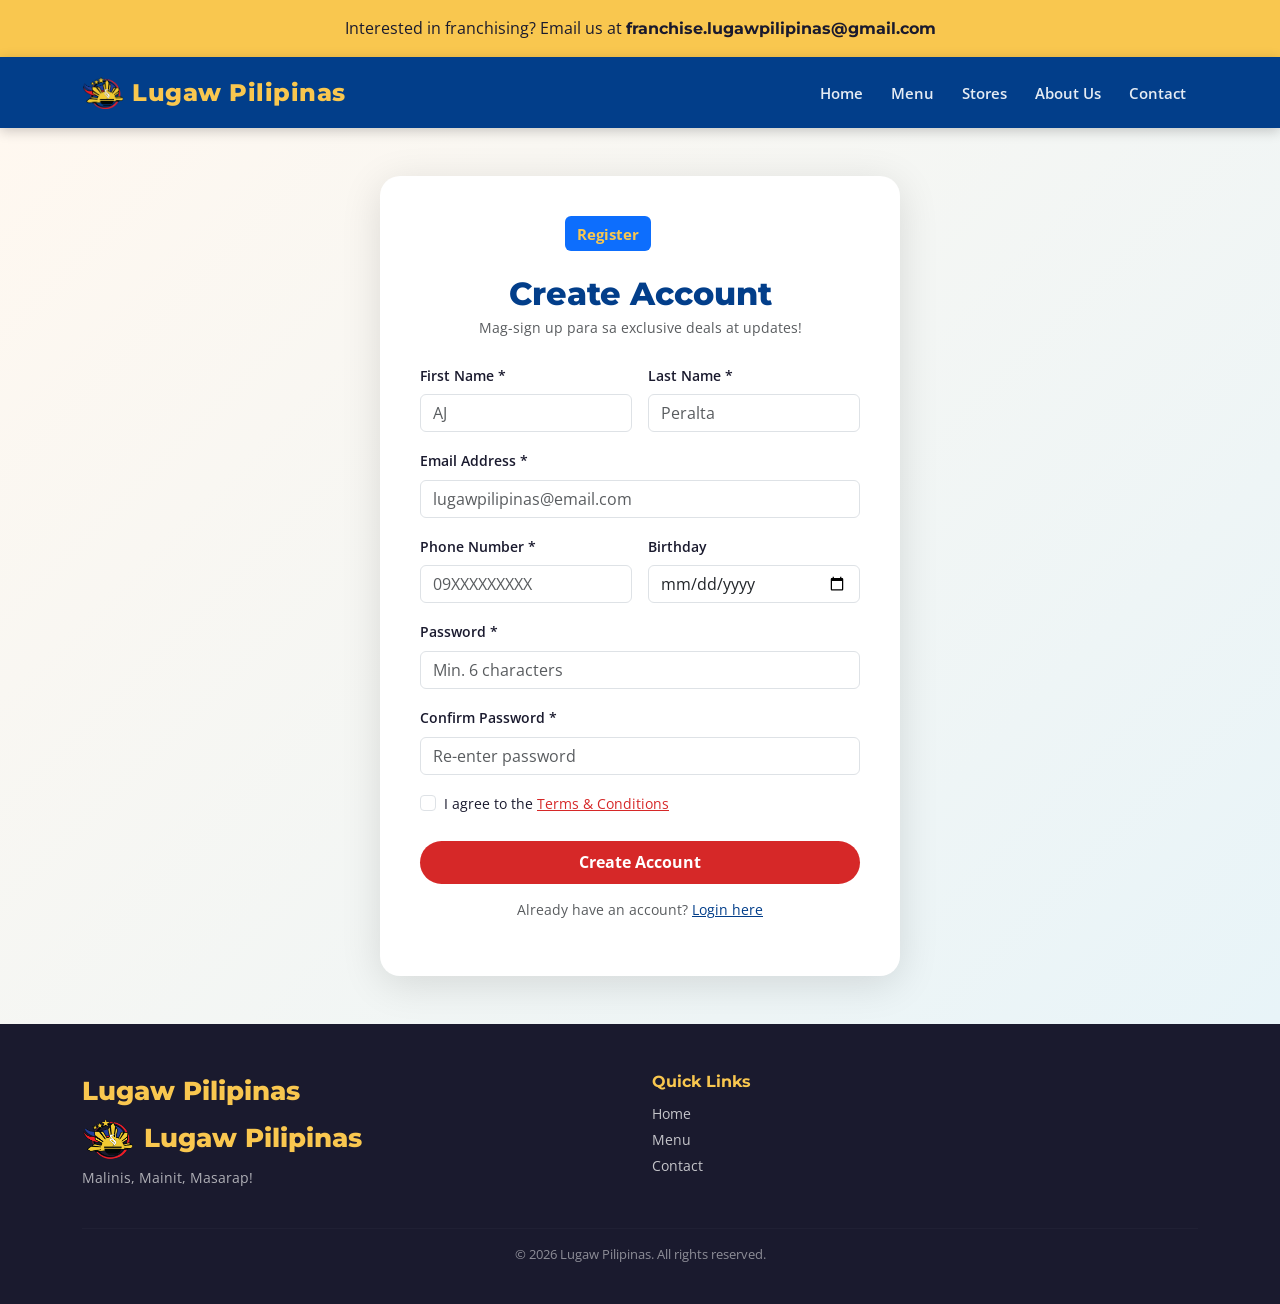
<file: register.html>
<!DOCTYPE html>
<head>
  <meta charset="UTF-8">
  <meta name="viewport" content="width=device-width, initial-scale=1.0">
  <title>Lugaw Pilipinas - Register</title>
  <link rel="icon" type="image/png" href="images/LP_logo.png">
  <link rel="stylesheet" href="https://cdn.jsdelivr.net/npm/bootstrap@5.3.3/dist/css/bootstrap.min.css">
  <link rel="stylesheet" href="style.css">
</head>
<body>

<div class="franchise-strip">
   Interested in franchising? Email us at 
  <a href="mailto:franchise.lugawpilipinas@gmail.com">franchise.lugawpilipinas@gmail.com</a>
</div>

<nav class="navbar navbar-expand-lg">
  <div class="container">
    <a class="navbar-brand" href="index.html">
      <img src="images/LP_logo.png" alt="Logo" onerror="this.style.display='none'">
      Lugaw Pilipinas
    </a>
    <button class="navbar-toggler" type="button" data-bs-toggle="collapse" data-bs-target="#navMenu">
      <span class="navbar-toggler-icon"></span>
    </button>
    <div class="collapse navbar-collapse" id="navMenu">
      <ul class="navbar-nav ms-auto align-items-lg-center gap-1 mb-2 mb-lg-0">
        <li class="nav-item"><a class="nav-link" href="index.html">Home</a></li>
        <li class="nav-item"><a class="nav-link" href="menu.html">Menu</a></li>
        <li class="nav-item"><a class="nav-link" href="branches.html">Stores</a></li>
        <li class="nav-item"><a class="nav-link" href="about.html">About Us</a></li>
        <li class="nav-item"><a class="nav-link" href="contact.html">Contact</a></li>
      </ul>
    </div>
  </div>
</nav>

<div class="register-section">
  <div class="container">

    <div class="register-card">
      <ul class="nav nav-pills mb-4 justify-content-center" id="authTabs">
        <li class="nav-item">
          <button class="nav-link active fw-bold px-4" id="tab-reg" onclick="showTab('register')">Register</button>
        </li>
        <li class="nav-item">
          <button class="nav-link fw-bold px-4" id="tab-login" onclick="showTab('login')">Login</button>
        </li>
      </ul>
      
      <div id="regForm">
        <h2 class="text-center mb-1">Create Account</h2>
        <p class="text-muted text-center mb-4" style="font-size:0.88rem">Mag-sign up para sa exclusive deals at updates!</p>

        <div class="row g-3">
          <div class="col-md-6">
            <label class="form-label">First Name *</label>
            <input type="text" class="form-control" id="regFirst" placeholder="AJ">
          </div>
          <div class="col-md-6">
            <label class="form-label">Last Name *</label>
            <input type="text" class="form-control" id="regLast" placeholder="Peralta">
          </div>
          <div class="col-12">
            <label class="form-label">Email Address *</label>
            <input type="email" class="form-control" id="regEmail" placeholder="lugawpilipinas@email.com">
          </div>
          <div class="col-md-6">
            <label class="form-label">Phone Number *</label>
            <input type="tel" class="form-control" id="regPhone" placeholder="09XXXXXXXXX">
          </div>
          <div class="col-md-6">
            <label class="form-label">Birthday</label>
            <input type="date" class="form-control" id="regBday">
          </div>
          <div class="col-12">
            <label class="form-label">Password *</label>
            <input type="password" class="form-control" id="regPass" placeholder="Min. 6 characters">
          </div>
          <div class="col-12">
            <label class="form-label">Confirm Password *</label>
            <input type="password" class="form-control" id="regConfirm" placeholder="Re-enter password">
          </div>
          <div class="col-12">
            <div class="form-check">
              <input class="form-check-input" type="checkbox" id="regTerms">
              <label class="form-check-label" style="font-size:0.88rem">
                I agree to the <a href="#" style="color:var(--red)">Terms & Conditions</a>
              </label>
            </div>
          </div>
        </div>

        <button class="btn-primary-custom mt-4" onclick="submitRegister()">Create Account </button>
        <p class="text-center mt-3 text-muted" style="font-size:0.85rem">
          Already have an account? <a href="#" style="color:var(--blue)" onclick="showTab('login')">Login here</a>
        </p>
      </div>

      <div id="loginForm" class="d-none">
        <h2 class="text-center mb-1">Welcome Back!</h2>
        <p class="text-muted text-center mb-4" style="font-size:0.88rem">I-login ang iyong account</p>

        <div class="mb-3">
          <label class="form-label">Email Address *</label>
          <input type="email" class="form-control" id="loginEmail" placeholder="juan@email.com">
        </div>
        <div class="mb-4">
          <label class="form-label">Password *</label>
          <input type="password" class="form-control" id="loginPass" placeholder="Enter your password">
        </div>
        <div class="form-check mb-3">
          <input class="form-check-input" type="checkbox" id="rememberMe">
          <label class="form-check-label" style="font-size:0.88rem">Remember me</label>
        </div>

        <button class="btn-primary-custom" onclick="submitLogin()">Login</button>
        <p class="text-center mt-3 text-muted" style="font-size:0.85rem">
          Don't have an account? <a href="#" style="color:var(--blue)" onclick="showTab('register')">Register here</a>
        </p>
      </div>

      <!-- SUCCESS MESSAGE -->
      <div id="successMsg" class="d-none text-center py-3">
        <div style="font-size:3rem">🎉</div>
        <h3 style="font-family:'Baloo 2',cursive;color:var(--blue);font-weight:800" id="successTitle">Welcome!</h3>
        <p class="text-muted" id="successText">Thank you for registering with Lugaw Pilipinas!</p>
        <a href="index.html" class="btn btn-primary fw-bold px-4 mt-2">Go to Homepage</a>
      </div>

    </div>
  </div>
</div>

<footer>
  <div class="container">
    <div class="row gy-4">
      <div class="col-md-6">
        <div class="footer-brand mb-2">Lugaw Pilipinas</div>
       <div class="footer-brand mb-2">
          <img src="images/LP_logo.png" alt="Logo" onerror="this.style.display='none'">
          Lugaw Pilipinas
        </div>
        <p style="font-size:0.88rem;color:rgba(255,255,255,0.65)">Malinis, Mainit, Masarap!</p>
      </div>
      <div class="col-6 col-md-3">
        <h6>Quick Links</h6>
        <a href="index.html">Home</a>
        <a href="menu.html">Menu</a>
        <a href="contact.html">Contact</a>
      </div>
    </div>
    <hr class="footer-divider">
    <p class="footer-copy">© 2026 Lugaw Pilipinas. All rights reserved.</p>
  </div>
</footer>

<script src="https://cdn.jsdelivr.net/npm/bootstrap@5.3.3/dist/js/bootstrap.bundle.min.js"></script>
<script>
function showTab(tab) {
  document.getElementById('regForm').classList.toggle('d-none', tab !== 'register');
  document.getElementById('loginForm').classList.toggle('d-none', tab !== 'login');
  document.getElementById('tab-reg').classList.toggle('active', tab === 'register');
  document.getElementById('tab-login').classList.toggle('active', tab === 'login');
}

function submitRegister() {
  const first = document.getElementById('regFirst').value.trim();
  const last = document.getElementById('regLast').value.trim();
  const email = document.getElementById('regEmail').value.trim();
  const phone = document.getElementById('regPhone').value.trim();
  const pass = document.getElementById('regPass').value;
  const confirm = document.getElementById('regConfirm').value;
  const terms = document.getElementById('regTerms').checked;
  const emailRe = /^[^\s@]+@[^\s@]+\.[^\s@]+$/;
  const phoneRe = /^(09|\+639)\d{9}$/;

  if (!first || !last || !email || !phone || !pass || !confirm) {
    alert('Pakipunan ang lahat ng required fields (*).');
    return;
  }
  if (!emailRe.test(email)) {
    alert('Pakilagay ng valid na email address.');
    return;
  }
  if (!phoneRe.test(phone)) {
    alert('Pakilagay ng valid na Philippine phone number (e.g. 09XXXXXXXXX).');
    return;
  }
  if (pass.length < 6) {
    alert('Ang password ay dapat na hindi bababa sa 6 na karakter.');
    return;
  }
  if (pass !== confirm) {
    alert('Hindi magkatugma ang mga password. Pakisubukan ulit.');
    return;
  }
  if (!terms) {
    alert('Mangyaring tanggapin ang Terms & Conditions.');
    return;
  }

  document.getElementById('regForm').classList.add('d-none');
  document.getElementById('successTitle').textContent = 'Welcome, ' + first + '!';
  document.getElementById('successText').textContent = 'Thank you for registering with Lugaw Pilipinas! Enjoy exclusive deals and updates.';
  document.getElementById('successMsg').classList.remove('d-none');
}

function submitLogin() {
  const email = document.getElementById('loginEmail').value.trim();
  const pass = document.getElementById('loginPass').value;
  const emailRe = /^[^\s@]+@[^\s@]+\.[^\s@]+$/;

  if (!email || !pass) {
    alert('Pakilagay ang iyong email at password.');
    return;
  }
  if (!emailRe.test(email)) {
    alert('Pakilagay ng valid na email address.');
    return;
  }

  document.getElementById('loginForm').classList.add('d-none');
  document.getElementById('successTitle').textContent = 'Logged In!';
  document.getElementById('successText').textContent = 'Maligayang pagbabalik sa Lugaw Pilipinas!';
  document.getElementById('successMsg').classList.remove('d-none');
}
</script>
</body>
</html>
</file>
<file: style.css>
@import url('https://fonts.googleapis.com/css2?family=Montserrat:wght@400;600;700;800;900&family=Open+Sans:wght@400;600;700&display=swap');

:root {
  --red: #D62828;
  --blue: #023E8A;
  --yellow: #F9C74F;
  --white: #FAFAFA;
  --offwhite: #FFF8F0;
  --dark: #1a1a2e;
  --gray: #6c757d;
  --light-gray: #f4f4f4;
}

* { box-sizing: border-box; margin: 0; padding: 0; }

body {
  font-family: 'Open Sans', sans-serif;
  background-color: var(--white);
  color: var(--dark);
}

h1, h2, h3, h4, h5 {
  font-family: 'Montserrat', sans-serif;
} 

.navbar {
  background: var(--blue) !important;
  padding: 0.6rem 1.5rem;
  box-shadow: 0 3px 12px rgba(0,0,0,0.2);
  position: sticky;
  top: 0;
  z-index: 1000;
}

.navbar-brand {
  font-family: 'Montserrat', sans-serif;
  font-size: 1.5rem;
  font-weight: 800;
  color: var(--yellow) !important;
  letter-spacing: 0.5px;
  display: flex;
  align-items: center;
  gap: 8px;
}

.navbar-brand img {
  height: 42px;
  width: 42px;
  object-fit: contain;
  border-radius: 50%;
}

.nav-link {
  color: rgba(255,255,255,0.9) !important;
  font-weight: 600;
  font-size: 0.92rem;
  padding: 0.4rem 0.75rem !important;
  border-radius: 6px;
  transition: all 0.2s;
}

.nav-link:hover, .nav-link.active {
  color: var(--yellow) !important;
  background: rgba(255,255,255,0.1);
}

.navbar .btn-order {
  background: var(--red);
  color: #fff !important;
  border-radius: 20px;
  font-weight: 700;
  padding: 0.35rem 1.1rem !important;
  font-size: 0.88rem;
  border: 2px solid var(--red);
  transition: all 0.2s;
}

.navbar .btn-order:hover {
  background: transparent;
  color: var(--red) !important;
  border-color: var(--red);
}

.navbar .btn-register {
  background: var(--yellow);
  color: var(--dark) !important;
  border-radius: 20px;
  font-weight: 700;
  padding: 0.35rem 1rem !important;
  font-size: 0.88rem;
  border: 2px solid var(--yellow);
  margin-right: 6px;
  transition: all 0.2s;
}

.navbar .btn-register:hover {
  background: transparent;
  color: var(--yellow) !important;
}

.navbar-toggler {
  border-color: rgba(255,255,255,0.4) !important;
}

.navbar-toggler-icon {
  filter: invert(1);
}

.section-title {
  font-family: 'Montserrat', sans-serif;
  font-size: 2rem;
  font-weight: 800;
  color: var(--blue);
  position: relative;
  display: inline-block;
  margin-bottom: 0.3rem;
}

.section-title::after {
  content: '';
  display: block;
  width: 60px;
  height: 4px;
  background: var(--red);
  border-radius: 2px;
  margin-top: 6px;
}

.section-sub {
  color: var(--gray);
  font-size: 1rem;
  margin-bottom: 2rem;
}

.carousel-item {
  height: 480px;
}

.carousel-item img {
  width: 100%;
  height: 480px;
  object-fit: cover;
  filter: brightness(0.72);
}

.carousel-caption {
  bottom: 30%;
}

.carousel-caption h2 {
  font-family: 'Montserrat', sans-serif;
  font-size: 2.5rem;
  font-weight: 800;
  text-shadow: 2px 2px 8px rgba(0,0,0,0.6);
}

.carousel-caption p {
  font-size: 1.1rem;
  text-shadow: 1px 1px 4px rgba(0,0,0,0.5);
}

.carousel-indicators [data-bs-target] {
  background-color: var(--yellow);
}

.features-strip {
  background: var(--blue);
  padding: 1.5rem 0;
}

.feature-item {
  display: flex;
  align-items: center;
  gap: 14px;
  color: #fff;
}

.feature-item img {
  width: 52px;
  height: 52px;
  object-fit: contain;
}

.feature-item h6 {
  font-family: 'Montserrat', sans-serif;
  font-size: 1rem;
  font-weight: 700;
  color: var(--yellow);
  margin: 0;
}

.feature-item p {
  font-size: 0.8rem;
  color: rgba(255,255,255,0.8);
  margin: 0;
}

.food-card {
  border: none;
  border-radius: 16px;
  overflow: hidden;
  box-shadow: 0 4px 18px rgba(0,0,0,0.1);
  transition: transform 0.25s, box-shadow 0.25s;
  background: #fff;
}

.food-card:hover {
  transform: translateY(-6px);
  box-shadow: 0 10px 30px rgba(0,0,0,0.15);
}

.food-card img {
  width: 100%;
  height: 200px;
  object-fit: cover;
}

.food-card .card-body {
  padding: 1rem 1.2rem;
}

.food-card .card-title {
  font-family: 'Montserrat', sans-serif;
  font-weight: 700;
  color: var(--dark);
  font-size: 1.05rem;
}

.food-card .price-tag {
  background: var(--red);
  color: #fff;
  border-radius: 20px;
  padding: 2px 14px;
  font-size: 0.88rem;
  font-weight: 700;
  display: inline-block;
  margin-top: 4px;
}

.bestseller-badge {
  position: absolute;
  top: 12px;
  left: 12px;
  background: var(--yellow);
  color: var(--dark);
  font-size: 0.72rem;
  font-weight: 800;
  border-radius: 20px;
  padding: 3px 10px;
  letter-spacing: 0.5px;
  text-transform: uppercase;
}

.bg-offwhite { background-color: var(--offwhite); }
.bg-light-gray { background-color: var(--light-gray); }

.menu-category-header {
  background: var(--blue);
  color: var(--yellow);
  font-family: 'Montserrat', sans-serif;
  font-size: 1.5rem;
  font-weight: 800;
  padding: 0.75rem 1.5rem;
  border-radius: 12px;
  margin-bottom: 1.25rem;
  display: flex;
  align-items: center;
  gap: 10px;
}

.menu-item-row {
  display: flex;
  justify-content: space-between;
  align-items: center;
  padding: 0.6rem 0;
  border-bottom: 1px dashed #ddd;
}

.menu-item-row:last-child { border-bottom: none; }

.menu-item-name {
  font-weight: 600;
  color: var(--dark);
  font-size: 0.97rem;
}

.menu-item-price {
  font-family: 'Montserrat', sans-serif;
  font-weight: 800;
  color: var(--red);
  font-size: 1rem;
  white-space: nowrap;
}

.menu-card {
  background: #fff;
  border-radius: 16px;
  box-shadow: 0 3px 16px rgba(0,0,0,0.08);
  padding: 1.5rem;
  margin-bottom: 1.5rem;
}

.branch-card {
  border: none;
  border-radius: 16px;
  box-shadow: 0 4px 18px rgba(0,0,0,0.09);
  overflow: hidden;
  transition: transform 0.2s;
  background: #fff;
}

.branch-card:hover {
  transform: translateY(-4px);
}

.branch-card .branch-header {
  background: var(--blue);
  color: var(--yellow);
  font-family: 'Montserrat', sans-serif;
  font-weight: 800;
  font-size: 1.1rem;
  padding: 1rem 1.25rem 0.5rem;
}

.branch-card .branch-body {
  padding: 1rem 1.25rem 1.25rem;
}

.branch-card .badge-open {
  background: #28a745;
  color: #fff;
  font-size: 0.75rem;
  padding: 3px 10px;
  border-radius: 20px;
  font-weight: 700;
}

.branch-card .btn-dir {
  background: var(--blue);
  color: #fff;
  border-radius: 8px;
  font-size: 0.85rem;
  font-weight: 700;
  padding: 0.4rem 0.9rem;
  text-decoration: none;
  border: none;
  display: inline-block;
  transition: background 0.2s;
}

.branch-card .btn-dir:hover { background: #012a5e; color: #fff; }

.branch-card .btn-menu {
  background: var(--red);
  color: #fff;
  border-radius: 8px;
  font-size: 0.85rem;
  font-weight: 700;
  padding: 0.4rem 0.9rem;
  text-decoration: none;
  border: none;
  display: inline-block;
  transition: background 0.2s;
}

.branch-card .btn-menu:hover { background: #a31e1e; color: #fff; }

.about-hero {
  background: linear-gradient(135deg, var(--blue) 0%, #034a9e 100%);
  color: #fff;
  padding: 5rem 0 4rem;
  position: relative;
  overflow: hidden;
}

.about-hero::before {
  content: '';
  position: absolute;
  top: -50px; right: -50px;
  width: 300px; height: 300px;
  background: rgba(249,199,79,0.12);
  border-radius: 50%;
}

.about-hero h1 {
  font-family: 'Montserrat', sans-serif;
  font-size: 3rem;
  font-weight: 800;
}

.about-hero .tagline {
  font-size: 1.25rem;
  color: var(--yellow);
  font-weight: 700;
  font-family: 'Montserrat', sans-serif;
}

.mission-card {
  border-left: 5px solid var(--red);
  background: #fff;
  border-radius: 0 12px 12px 0;
  padding: 1.5rem;
  box-shadow: 0 3px 14px rgba(0,0,0,0.07);
}

.vision-card {
  border-left: 5px solid var(--blue);
  background: #fff;
  border-radius: 0 12px 12px 0;
  padding: 1.5rem;
  box-shadow: 0 3px 14px rgba(0,0,0,0.07);
}

.milestone-num {
  font-family: 'Montserrat', sans-serif;
  font-size: 3rem;
  font-weight: 800;
  color: var(--red);
  line-height: 1;
}

footer {
  background: var(--dark);
  color: rgba(255,255,255,0.8);
  padding: 3rem 0 1.5rem;
}

footer .footer-brand {
  font-family: 'Montserrat', sans-serif;
  font-size: 1.6rem;
  font-weight: 800;
  color: var(--yellow);
  display: flex;
  align-items: center;
  gap: 10px;
}

footer .footer-brand img {
  height: 40px;
  border-radius: 50%;
}

footer h6 {
  color: var(--yellow);
  font-family: 'Montserrat', sans-serif;
  font-weight: 700;
  margin-bottom: 0.75rem;
  font-size: 1rem;
}

footer a {
  color: rgba(255,255,255,0.75);
  text-decoration: none;
  font-size: 0.9rem;
  display: block;
  margin-bottom: 4px;
  transition: color 0.2s;
}

footer a:hover { color: var(--yellow); }

.footer-divider {
  border-color: rgba(255,255,255,0.1);
  margin: 1.5rem 0 1rem;
}

.footer-copy {
  font-size: 0.82rem;
  color: rgba(255,255,255,0.5);
  text-align: center;
}

.social-icon {
  display: inline-flex;
  align-items: center;
  gap: 8px;
  background: rgba(255,255,255,0.1);
  color: #fff !important;
  padding: 0.4rem 1rem;
  border-radius: 8px;
  font-size: 0.88rem;
  font-weight: 600;
  transition: background 0.2s;
  margin-bottom: 6px;
}

.social-icon:hover {
  background: #1877f2;
  color: #fff !important;
}

/* REGISTER */
.register-section {
  min-height: 80vh;
  background: linear-gradient(135deg, var(--offwhite) 0%, #e8f4f8 100%);
  display: flex;
  align-items: center;
  padding: 3rem 0;
}

.register-card {
  background: #fff;
  border-radius: 20px;
  box-shadow: 0 8px 40px rgba(0,0,0,0.12);
  padding: 2.5rem;
  max-width: 520px;
  margin: 0 auto;
}

.register-card h2 {
  font-family: 'Montserrat', sans-serif;
  font-weight: 800;
  color: var(--blue);
}

.form-label { font-weight: 600; font-size: 0.9rem; }

.btn-primary-custom {
  background: var(--red);
  border: none;
  color: #fff;
  font-weight: 700;
  padding: 0.6rem 2rem;
  border-radius: 25px;
  font-size: 1rem;
  width: 100%;
  transition: background 0.2s, transform 0.1s;
}

.btn-primary-custom:hover {
  background: #b01f1f;
  transform: translateY(-1px);
}

.contact-map iframe {
  border-radius: 14px;
  box-shadow: 0 4px 20px rgba(0,0,0,0.1);
}

.inquiry-card {
  background: #fff;
  border-radius: 16px;
  box-shadow: 0 4px 20px rgba(0,0,0,0.09);
  padding: 2rem;
}

.personnel-card {
  border: none;
  border-radius: 16px;
  box-shadow: 0 3px 16px rgba(0,0,0,0.09);
  text-align: center;
  overflow: hidden;
  background: #fff;
  transition: transform 0.2s;
}

.personnel-card:hover { transform: translateY(-5px); }

.personnel-card .role-badge {
  background: var(--blue);
  color: var(--yellow);
  font-size: 0.78rem;
  font-weight: 700;
  padding: 4px 12px;
  border-radius: 20px;
  display: inline-block;
  margin-bottom: 8px;
}

.personnel-card img {
  width: 100%;
  height: 200px;
  object-fit: cover;
}

.personnel-card .p-body {
  padding: 1.2rem;
}

.job-card {
  background: #fff;
  border-radius: 14px;
  box-shadow: 0 3px 14px rgba(0,0,0,0.08);
  padding: 1.5rem;
  border-left: 4px solid var(--blue);
  transition: border-color 0.2s, transform 0.2s;
}

.job-card:hover {
  border-color: var(--red);
  transform: translateX(4px);
}

/* PAGE HERO */
.page-hero {
  background: linear-gradient(135deg, var(--blue) 0%, #034a9e 100%);
  padding: 3.5rem 0 2.5rem;
  color: #fff;
}

.page-hero h1 {
  font-family: 'Montserrat', sans-serif;
  font-size: 2.5rem;
  font-weight: 800;
}

.page-hero .breadcrumb-item { font-size: 0.88rem; }
.page-hero .breadcrumb-item a { color: var(--yellow); text-decoration: none; }
.page-hero .breadcrumb-item.active { color: rgba(255,255,255,0.7); }
.page-hero .breadcrumb-item + .breadcrumb-item::before { color: rgba(255,255,255,0.5); }

.franchise-strip {
  background: var(--yellow);
  padding: 1rem 0;
  text-align: center;
}

.franchise-strip a {
  color: var(--dark);
  font-weight: 700;
  font-family: 'Montserrat', sans-serif;
  font-size: 1rem;
  text-decoration: none;
}

.franchise-strip a:hover { color: var(--red); }

@media (max-width: 768px) {
  .carousel-item, .carousel-item img { height: 260px; }
  .carousel-caption h2 { font-size: 1.4rem; }
  .about-hero h1 { font-size: 2rem; }
  .section-title { font-size: 1.5rem; }
}
</file>
